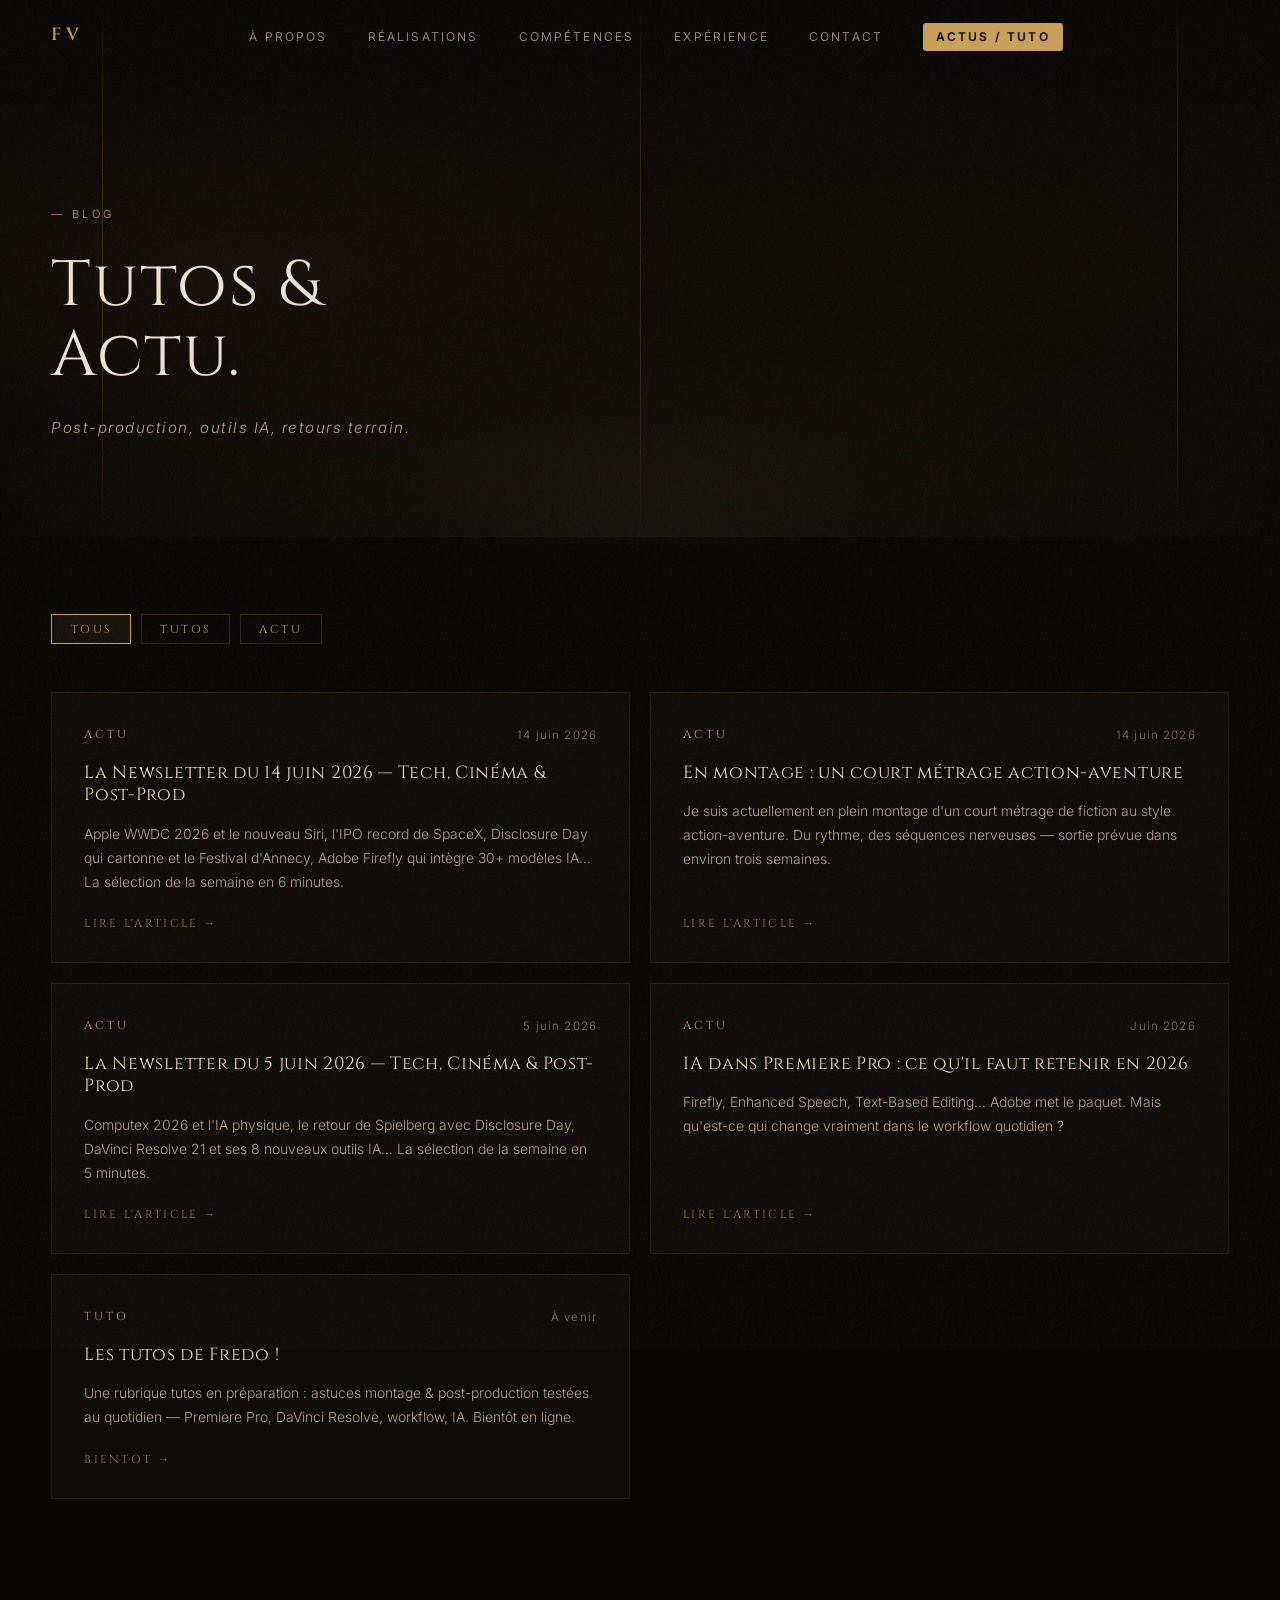
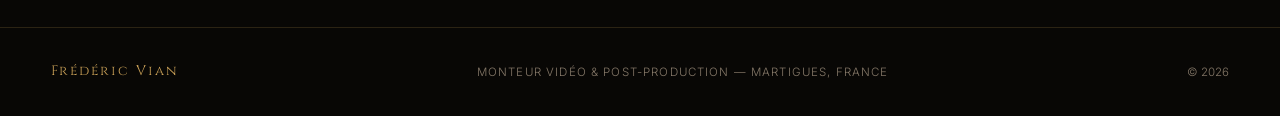
<file: blog.html>
<!DOCTYPE html>
<html lang="fr">
<head>
  <meta charset="UTF-8" />
  <meta name="viewport" content="width=device-width, initial-scale=1.0" />
  <title>Blog — Tutos & Actu · Frédéric Vian</title>
  <meta name="description" content="Tutos post-production et actu audiovisuelle par Frédéric Vian, monteur vidéo basé à Martigues." />
  <meta name="author" content="Frédéric Vian" />
  <meta name="theme-color" content="#080705" />
  <link rel="icon" type="image/svg+xml" href="favicon.svg" />
  <link rel="canonical" href="https://fredericvian-editing.github.io/FredericVian/blog.html" />

  <link rel="preconnect" href="https://fonts.googleapis.com" />
  <link rel="preconnect" href="https://fonts.gstatic.com" crossorigin />
  <link href="https://fonts.googleapis.com/css2?family=Cinzel:wght@400;500;600;700&family=Inter:wght@300;400;500&display=swap" rel="stylesheet" />
  <link rel="stylesheet" href="style.css" />
</head>
<body>

  <div class="grain" aria-hidden="true"></div>

  <!-- NAV -->
  <nav id="nav">
    <a href="index.html" class="nav-logo">FV</a>
    <ul class="nav-links" id="navLinks">
      <li><a href="index.html#about">À propos</a></li>
      <li><a href="index.html#work">Réalisations</a></li>
      <li><a href="index.html#skills">Compétences</a></li>
      <li><a href="index.html#exp">Expérience</a></li>
      <li><a href="index.html#contact">Contact</a></li>
      <li><a href="blog.html" class="nav-cta">Actus / Tuto</a></li>
    </ul>
    <div class="nav-actions">
      <button class="nav-burger" id="navBurger" aria-label="Menu" aria-expanded="false" aria-controls="navLinks">
        <span></span><span></span><span></span>
      </button>
    </div>
  </nav>

  <!-- HERO -->
  <header class="blog-hero">
    <div class="hero-bg" aria-hidden="true">
      <div class="hero-vignette"></div>
      <div class="hero-lines" aria-hidden="true">
        <span></span><span></span><span></span>
      </div>
    </div>
    <div class="container">
      <div class="section-label">— Blog</div>
      <h1 class="section-title">Tutos &amp;<br/>Actu.</h1>
      <p class="blog-hero-sub">Post-production, outils IA, retours terrain.</p>
    </div>
  </header>

  <!-- ARTICLES -->
  <section class="blog-section">
    <div class="container">

      <!-- Filtres -->
      <div class="blog-filter" role="group" aria-label="Filtrer par catégorie">
        <button class="blog-filter-btn active" data-filter="all">Tous</button>
        <button class="blog-filter-btn" data-filter="tuto">Tutos</button>
        <button class="blog-filter-btn" data-filter="actu">Actu</button>
      </div>

      <!-- Grille -->
      <div class="blog-grid" id="blogGrid">

        <a class="blog-card" href="articles/newsletter-2026-06-14.html" data-category="actu">
          <div class="blog-card-top">
            <span class="blog-card-cat">Actu</span>
            <span class="blog-card-date">14 juin 2026</span>
          </div>
          <h2 class="blog-card-title">La Newsletter du 14 juin 2026 — Tech, Cinéma &amp; Post-Prod</h2>
          <p class="blog-card-excerpt">Apple WWDC 2026 et le nouveau Siri, l'IPO record de SpaceX, Disclosure Day qui cartonne et le Festival d'Annecy, Adobe Firefly qui intègre 30+ modèles IA… La sélection de la semaine en 6 minutes.</p>
          <span class="blog-card-link">Lire l'article →</span>
        </a>

        <a class="blog-card" href="articles/court-metrage-action-aventure.html" data-category="actu">
          <div class="blog-card-top">
            <span class="blog-card-cat">Actu</span>
            <span class="blog-card-date">14 juin 2026</span>
          </div>
          <h2 class="blog-card-title">En montage : un court métrage action-aventure</h2>
          <p class="blog-card-excerpt">Je suis actuellement en plein montage d'un court métrage de fiction au style action-aventure. Du rythme, des séquences nerveuses — sortie prévue dans environ trois semaines.</p>
          <span class="blog-card-link">Lire l'article →</span>
        </a>

        <a class="blog-card" href="articles/newsletter-2026-06-05.html" data-category="actu">
          <div class="blog-card-top">
            <span class="blog-card-cat">Actu</span>
            <span class="blog-card-date">5 juin 2026</span>
          </div>
          <h2 class="blog-card-title">La Newsletter du 5 juin 2026 — Tech, Cinéma &amp; Post-Prod</h2>
          <p class="blog-card-excerpt">Computex 2026 et l'IA physique, le retour de Spielberg avec Disclosure Day, DaVinci Resolve 21 et ses 8 nouveaux outils IA… La sélection de la semaine en 5 minutes.</p>
          <span class="blog-card-link">Lire l'article →</span>
        </a>

        <a class="blog-card" href="articles/ia-premiere-pro-2026.html" data-category="actu">
          <div class="blog-card-top">
            <span class="blog-card-cat">Actu</span>
            <span class="blog-card-date">Juin 2026</span>
          </div>
          <h2 class="blog-card-title">IA dans Premiere Pro : ce qu'il faut retenir en 2026</h2>
          <p class="blog-card-excerpt">Firefly, Enhanced Speech, Text-Based Editing… Adobe met le paquet. Mais qu'est-ce qui change vraiment dans le workflow quotidien ?</p>
          <span class="blog-card-link">Lire l'article →</span>
        </a>

        <a class="blog-card" href="articles/tutos-de-fredo.html" data-category="tuto">
          <div class="blog-card-top">
            <span class="blog-card-cat">Tuto</span>
            <span class="blog-card-date">À venir</span>
          </div>
          <h2 class="blog-card-title">Les tutos de Fredo !</h2>
          <p class="blog-card-excerpt">Une rubrique tutos en préparation : astuces montage &amp; post-production testées au quotidien — Premiere Pro, DaVinci Resolve, workflow, IA. Bientôt en ligne.</p>
          <span class="blog-card-link">Bientôt →</span>
        </a>

      </div>
    </div>
  </section>

  <!-- FOOTER -->
  <footer id="footer">
    <div class="container footer-inner">
      <span class="footer-name">Frédéric Vian</span>
      <span class="footer-copy">Monteur Vidéo &amp; Post-Production — Martigues, France</span>
      <span class="footer-year">© <span id="year"></span></span>
    </div>
  </footer>

  <script src="blog.js"></script>
</body>
</html>
</file>
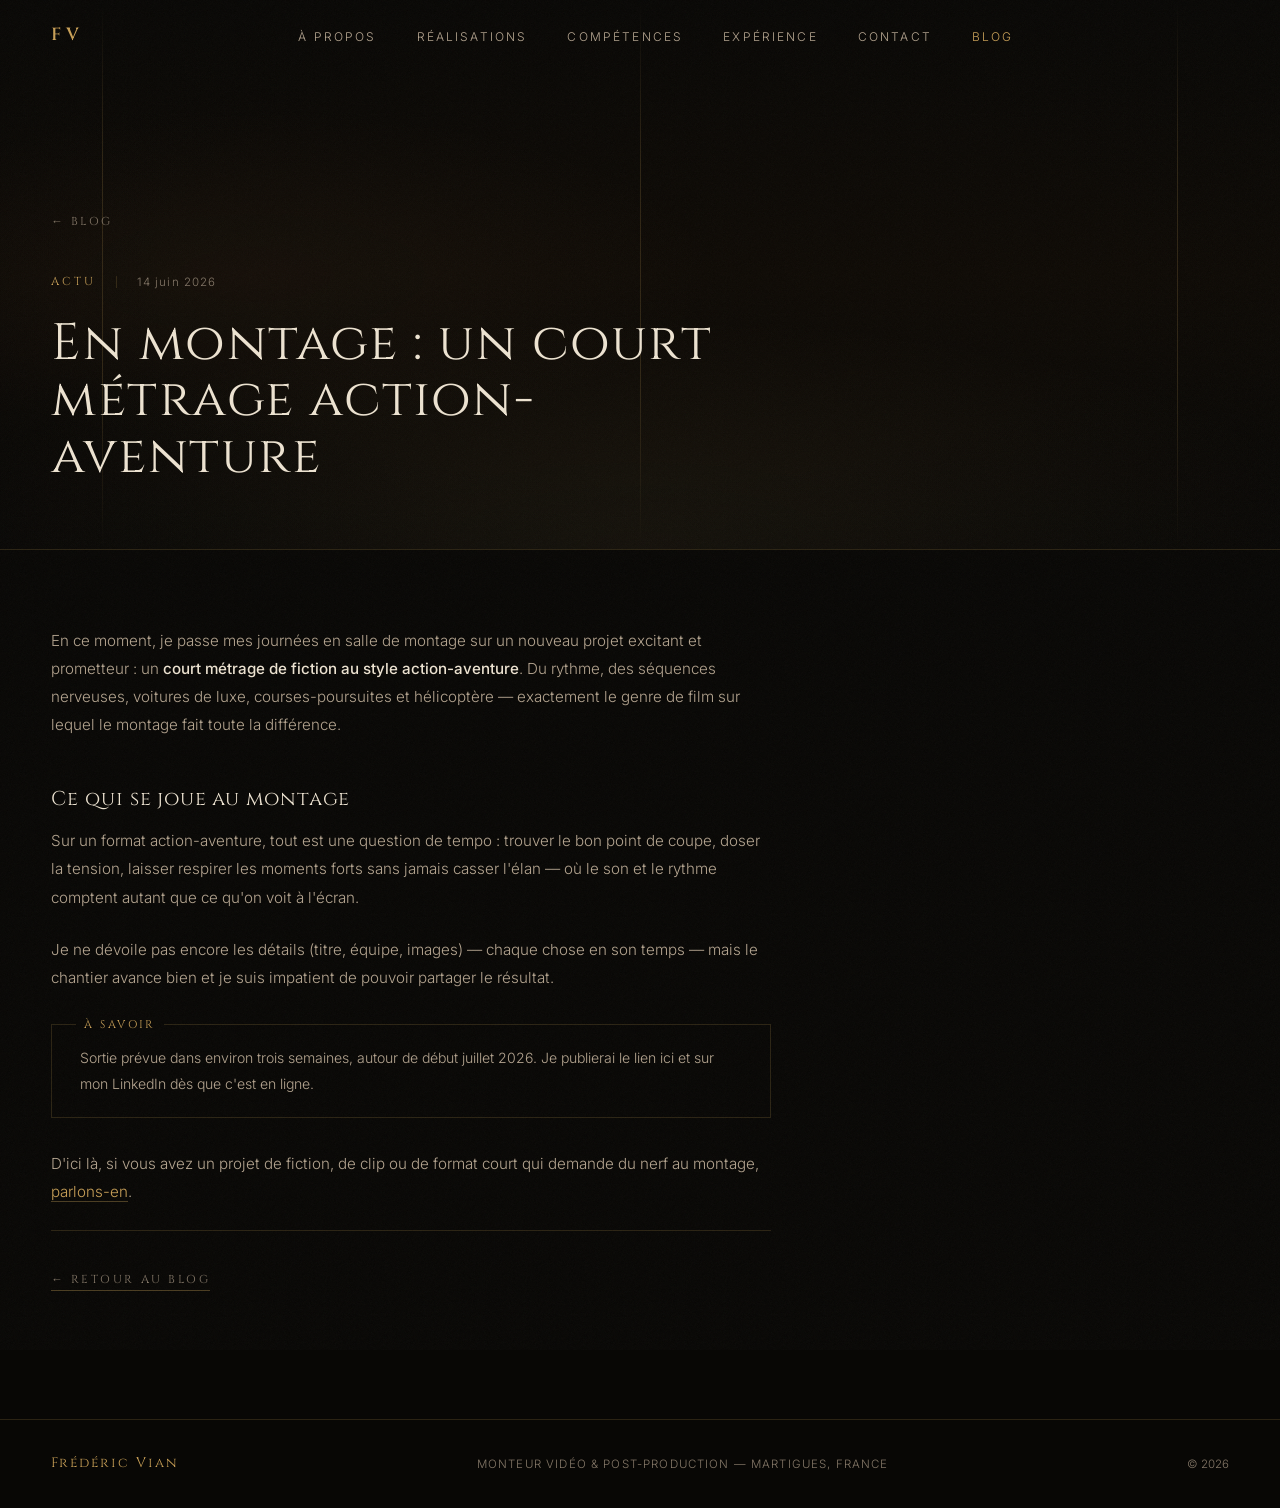
<file: articles/court-metrage-action-aventure.html>
<!DOCTYPE html>
<html lang="fr">
<head>
  <meta charset="UTF-8" />
  <meta name="viewport" content="width=device-width, initial-scale=1.0" />
  <title>En montage : un court métrage action-aventure · Frédéric Vian</title>
  <meta name="description" content="Frédéric Vian est actuellement en montage d'un court métrage de fiction au style action-aventure. Sortie prévue début juillet 2026." />
  <meta name="author" content="Frédéric Vian" />
  <meta name="theme-color" content="#080705" />
  <link rel="icon" type="image/svg+xml" href="../favicon.svg" />

  <link rel="preconnect" href="https://fonts.googleapis.com" />
  <link rel="preconnect" href="https://fonts.gstatic.com" crossorigin />
  <link href="https://fonts.googleapis.com/css2?family=Cinzel:wght@400;500;600;700&family=Inter:wght@300;400;500&display=swap" rel="stylesheet" />
  <link rel="stylesheet" href="../style.css" />
</head>
<body>

  <div class="grain" aria-hidden="true"></div>

  <!-- NAV -->
  <nav id="nav">
    <a href="../index.html" class="nav-logo">FV</a>
    <ul class="nav-links" id="navLinks">
      <li><a href="../index.html#about">À propos</a></li>
      <li><a href="../index.html#work">Réalisations</a></li>
      <li><a href="../index.html#skills">Compétences</a></li>
      <li><a href="../index.html#exp">Expérience</a></li>
      <li><a href="../index.html#contact">Contact</a></li>
      <li><a href="../blog.html" class="nav-link--active">Blog</a></li>
    </ul>
    <div class="nav-actions">
      <button class="nav-burger" id="navBurger" aria-label="Menu" aria-expanded="false" aria-controls="navLinks">
        <span></span><span></span><span></span>
      </button>
    </div>
  </nav>

  <!-- EN-TÊTE ARTICLE -->
  <header class="article-hero">
    <div class="hero-bg" aria-hidden="true">
      <div class="hero-vignette"></div>
      <div class="hero-lines" aria-hidden="true">
        <span></span><span></span><span></span>
      </div>
    </div>
    <div class="container">
      <a href="../blog.html" class="article-back">← Blog</a>
      <div class="article-meta">
        <span class="article-cat">Actu</span>
        <span class="article-sep"></span>
        <span class="article-date">14 juin 2026</span>
      </div>
      <h1 class="article-title">En montage : un court métrage action-aventure</h1>
    </div>
  </header>

  <!-- CORPS -->
  <section class="article-content">
    <div class="container">
      <div class="article-body">

        <p>En ce moment, je passe mes journées en salle de montage sur un nouveau projet excitant et prometteur : un <strong>court métrage de fiction au style action-aventure</strong>. Du rythme, des séquences nerveuses, voitures de luxe, courses-poursuites et hélicoptère — exactement le genre de film sur lequel le montage fait toute la différence.</p>

        <h2>Ce qui se joue au montage</h2>
        <p>Sur un format action-aventure, tout est une question de tempo : trouver le bon point de coupe, doser la tension, laisser respirer les moments forts sans jamais casser l'élan — où le son et le rythme comptent autant que ce qu'on voit à l'écran.</p>
        <p>Je ne dévoile pas encore les détails (titre, équipe, images) — chaque chose en son temps — mais le chantier avance bien et je suis impatient de pouvoir partager le résultat.</p>

        <div class="article-tip">
          <p>Sortie prévue dans environ trois semaines, autour de début juillet 2026. Je publierai le lien ici et sur mon LinkedIn dès que c'est en ligne.</p>
        </div>

        <p>D'ici là, si vous avez un projet de fiction, de clip ou de format court qui demande du nerf au montage, <a href="../index.html#contact">parlons-en</a>.</p>

        <div class="article-footer-nav">
          <a href="../blog.html">← Retour au blog</a>
        </div>

      </div>
    </div>
  </section>

  <!-- FOOTER -->
  <footer id="footer">
    <div class="container footer-inner">
      <span class="footer-name">Frédéric Vian</span>
      <span class="footer-copy">Monteur Vidéo &amp; Post-Production — Martigues, France</span>
      <span class="footer-year">© <span id="year"></span></span>
    </div>
  </footer>

  <script src="../blog.js"></script>
</body>
</html>
</file>
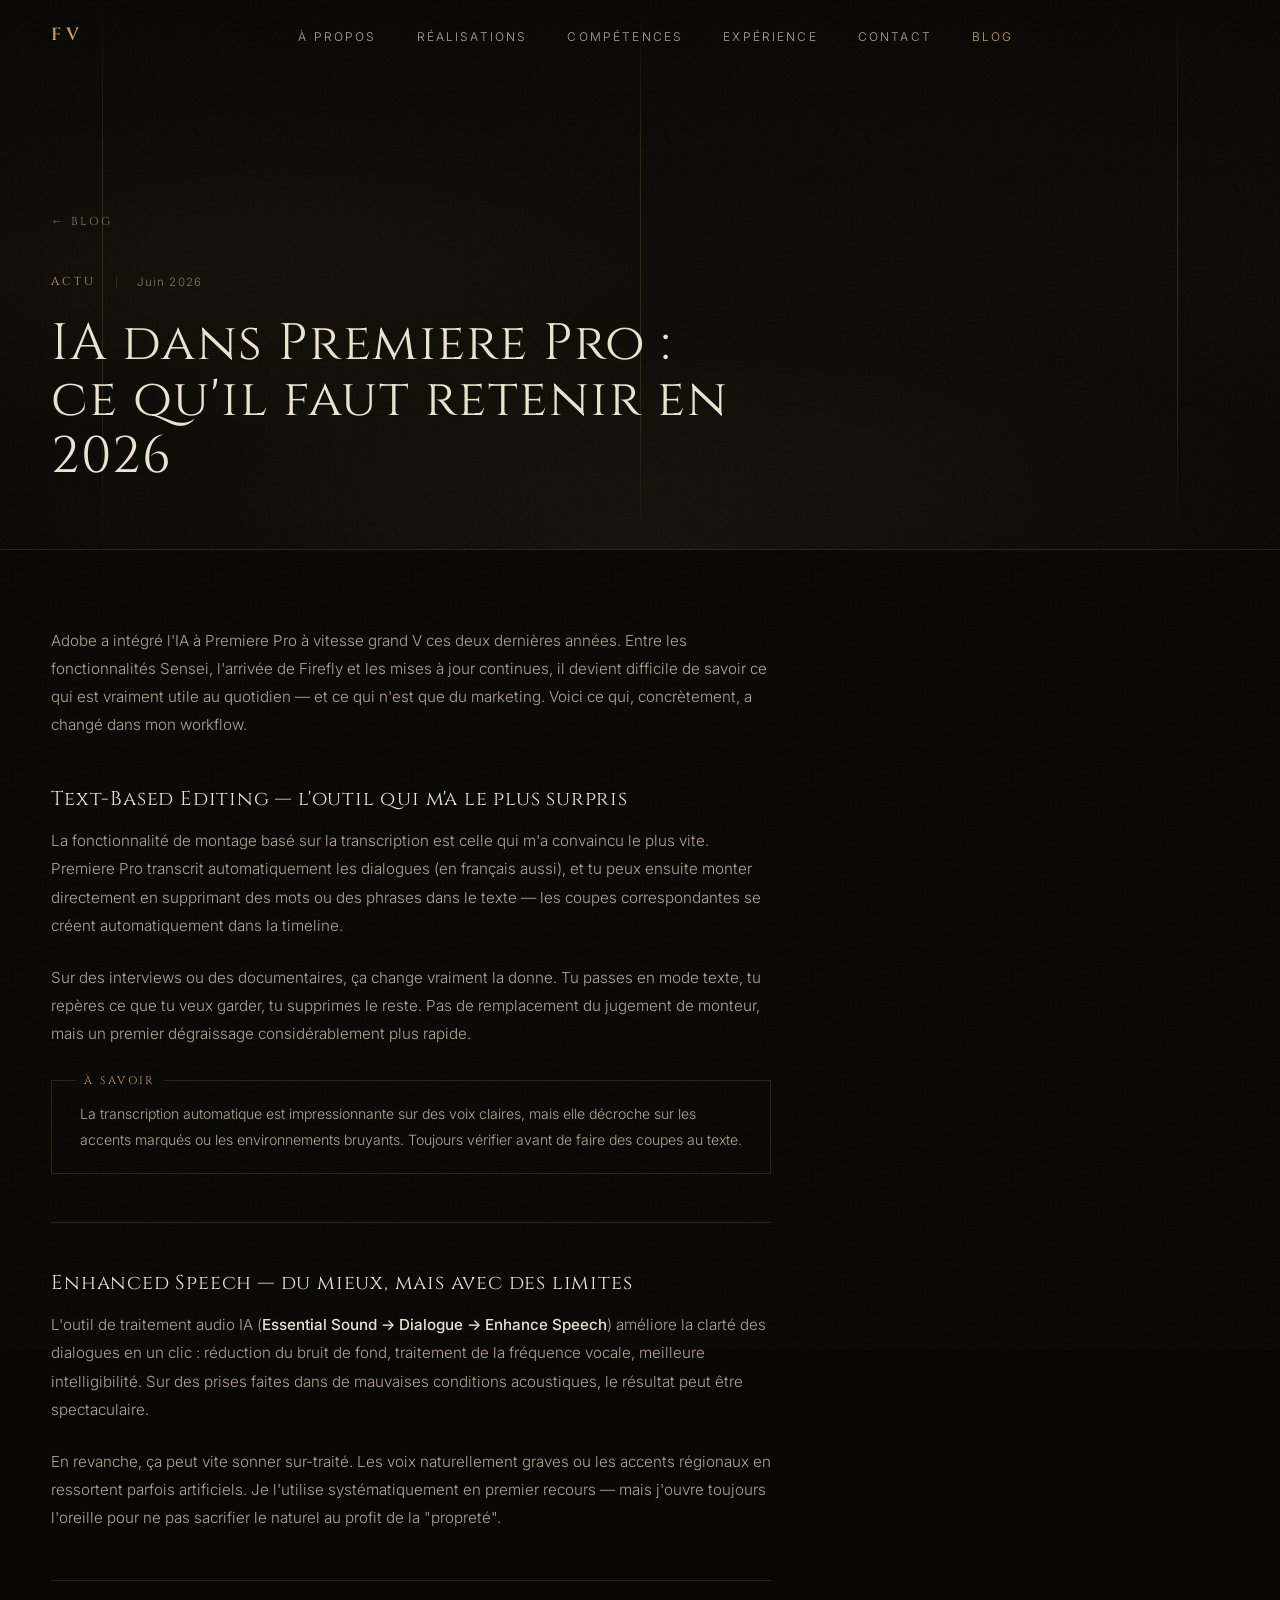
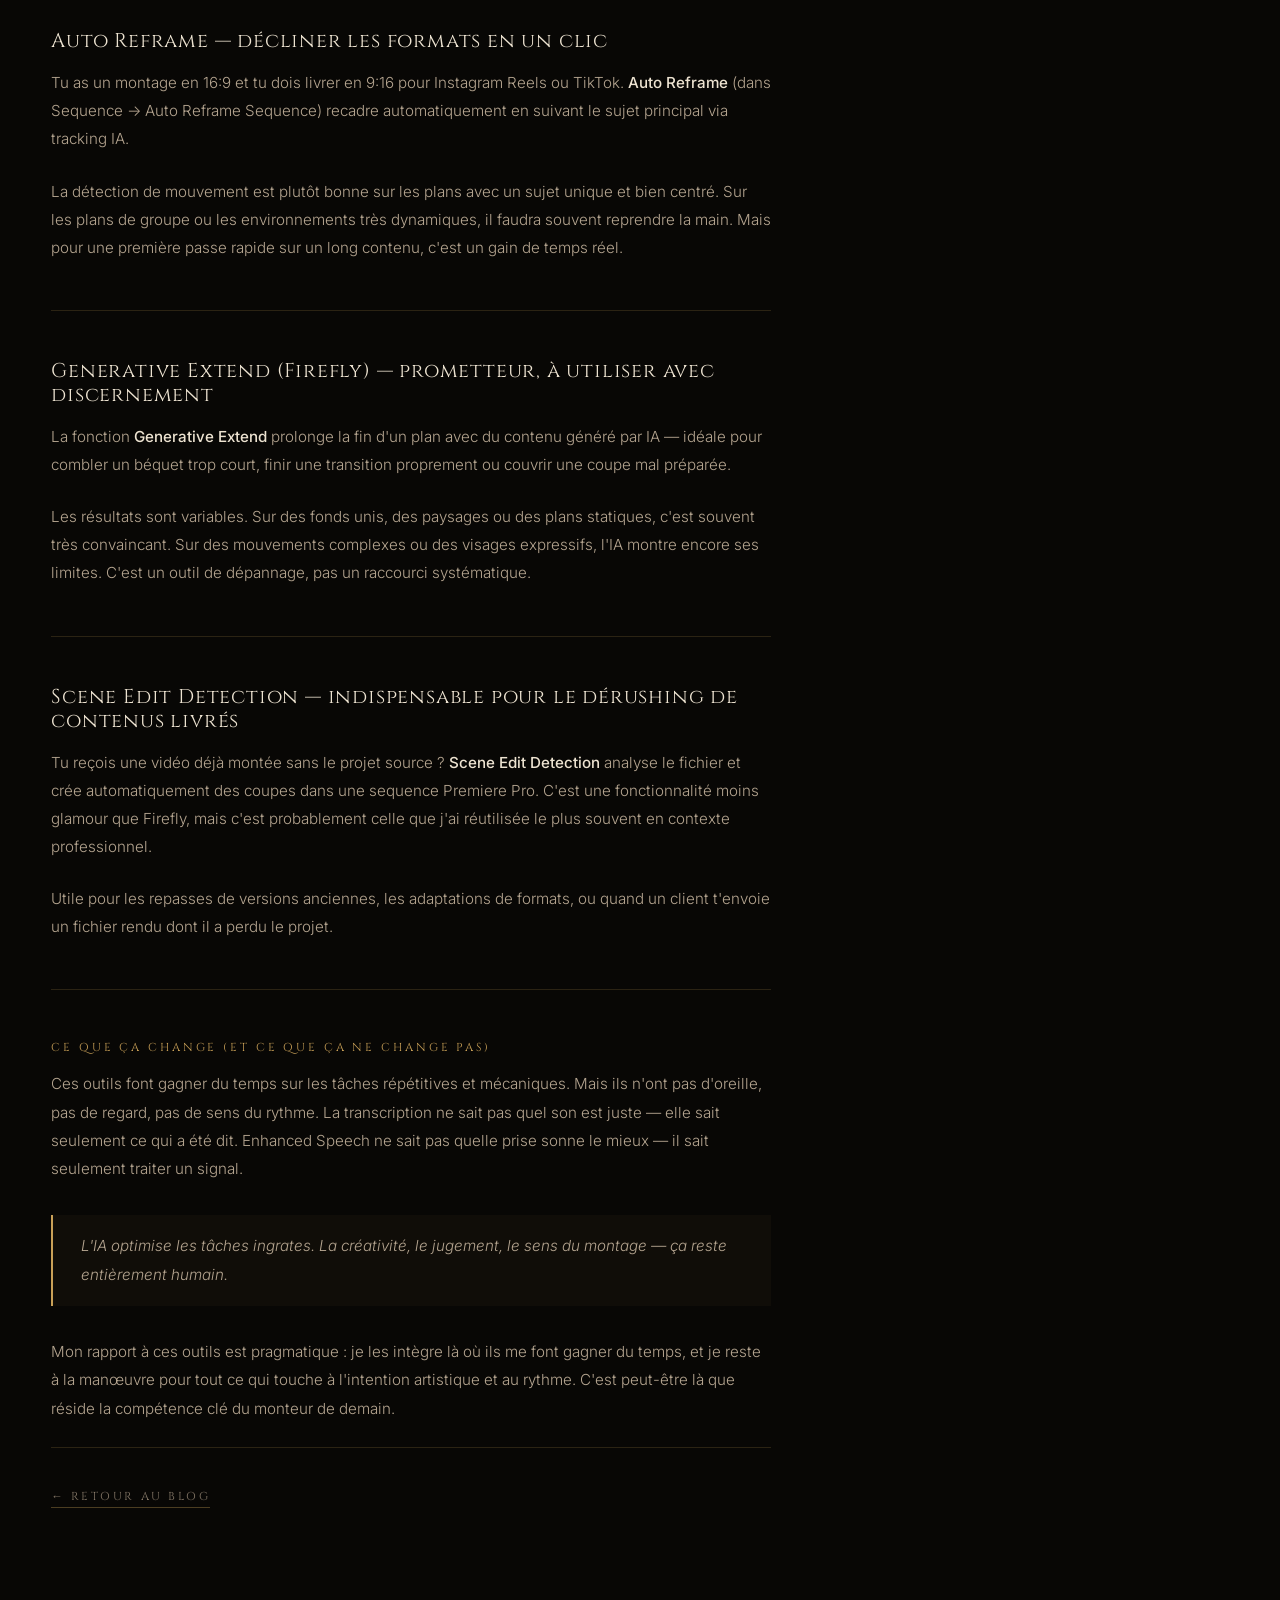
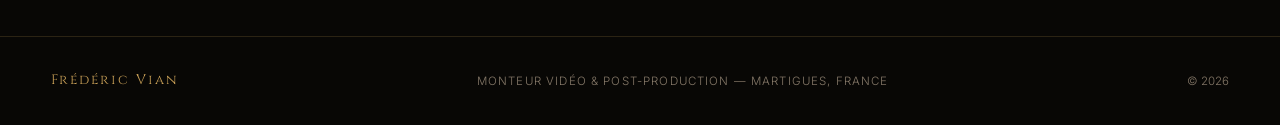
<file: articles/ia-premiere-pro-2026.html>
<!DOCTYPE html>
<html lang="fr">
<head>
  <meta charset="UTF-8" />
  <meta name="viewport" content="width=device-width, initial-scale=1.0" />
  <title>IA dans Premiere Pro : ce qu'il faut retenir en 2026 · Frédéric Vian</title>
  <meta name="description" content="Firefly, Enhanced Speech, Text-Based Editing… Ce que les outils IA d'Adobe changent vraiment dans le workflow de montage en 2026." />
  <meta name="author" content="Frédéric Vian" />
  <meta name="theme-color" content="#080705" />
  <link rel="icon" type="image/svg+xml" href="../favicon.svg" />

  <link rel="preconnect" href="https://fonts.googleapis.com" />
  <link rel="preconnect" href="https://fonts.gstatic.com" crossorigin />
  <link href="https://fonts.googleapis.com/css2?family=Cinzel:wght@400;500;600;700&family=Inter:wght@300;400;500&display=swap" rel="stylesheet" />
  <link rel="stylesheet" href="../style.css" />
</head>
<body>

  <div class="grain" aria-hidden="true"></div>

  <!-- NAV -->
  <nav id="nav">
    <a href="../index.html" class="nav-logo">FV</a>
    <ul class="nav-links" id="navLinks">
      <li><a href="../index.html#about">À propos</a></li>
      <li><a href="../index.html#work">Réalisations</a></li>
      <li><a href="../index.html#skills">Compétences</a></li>
      <li><a href="../index.html#exp">Expérience</a></li>
      <li><a href="../index.html#contact">Contact</a></li>
      <li><a href="../blog.html" class="nav-link--active">Blog</a></li>
    </ul>
    <div class="nav-actions">
      <button class="nav-burger" id="navBurger" aria-label="Menu" aria-expanded="false" aria-controls="navLinks">
        <span></span><span></span><span></span>
      </button>
    </div>
  </nav>

  <!-- EN-TÊTE ARTICLE -->
  <header class="article-hero">
    <div class="hero-bg" aria-hidden="true">
      <div class="hero-vignette"></div>
      <div class="hero-lines" aria-hidden="true">
        <span></span><span></span><span></span>
      </div>
    </div>
    <div class="container">
      <a href="../blog.html" class="article-back">← Blog</a>
      <div class="article-meta">
        <span class="article-cat">Actu</span>
        <span class="article-sep"></span>
        <span class="article-date">Juin 2026</span>
      </div>
      <h1 class="article-title">IA dans Premiere Pro : ce qu'il faut retenir en 2026</h1>
    </div>
  </header>

  <!-- CORPS -->
  <section class="article-content">
    <div class="container">
      <div class="article-body">

        <p>Adobe a intégré l'IA à Premiere Pro à vitesse grand V ces deux dernières années. Entre les fonctionnalités Sensei, l'arrivée de Firefly et les mises à jour continues, il devient difficile de savoir ce qui est vraiment utile au quotidien — et ce qui n'est que du marketing. Voici ce qui, concrètement, a changé dans mon workflow.</p>

        <h2>Text-Based Editing — l'outil qui m'a le plus surpris</h2>
        <p>La fonctionnalité de montage basé sur la transcription est celle qui m'a convaincu le plus vite. Premiere Pro transcrit automatiquement les dialogues (en français aussi), et tu peux ensuite monter directement en supprimant des mots ou des phrases dans le texte — les coupes correspondantes se créent automatiquement dans la timeline.</p>
        <p>Sur des interviews ou des documentaires, ça change vraiment la donne. Tu passes en mode texte, tu repères ce que tu veux garder, tu supprimes le reste. Pas de remplacement du jugement de monteur, mais un premier dégraissage considérablement plus rapide.</p>
        <div class="article-tip">
          <p>La transcription automatique est impressionnante sur des voix claires, mais elle décroche sur les accents marqués ou les environnements bruyants. Toujours vérifier avant de faire des coupes au texte.</p>
        </div>

        <hr class="article-hr" />

        <h2>Enhanced Speech — du mieux, mais avec des limites</h2>
        <p>L'outil de traitement audio IA (<strong>Essential Sound → Dialogue → Enhance Speech</strong>) améliore la clarté des dialogues en un clic : réduction du bruit de fond, traitement de la fréquence vocale, meilleure intelligibilité. Sur des prises faites dans de mauvaises conditions acoustiques, le résultat peut être spectaculaire.</p>
        <p>En revanche, ça peut vite sonner sur-traité. Les voix naturellement graves ou les accents régionaux en ressortent parfois artificiels. Je l'utilise systématiquement en premier recours — mais j'ouvre toujours l'oreille pour ne pas sacrifier le naturel au profit de la "propreté".</p>

        <hr class="article-hr" />

        <h2>Auto Reframe — décliner les formats en un clic</h2>
        <p>Tu as un montage en 16:9 et tu dois livrer en 9:16 pour Instagram Reels ou TikTok. <strong>Auto Reframe</strong> (dans Sequence → Auto Reframe Sequence) recadre automatiquement en suivant le sujet principal via tracking IA.</p>
        <p>La détection de mouvement est plutôt bonne sur les plans avec un sujet unique et bien centré. Sur les plans de groupe ou les environnements très dynamiques, il faudra souvent reprendre la main. Mais pour une première passe rapide sur un long contenu, c'est un gain de temps réel.</p>

        <hr class="article-hr" />

        <h2>Generative Extend (Firefly) — prometteur, à utiliser avec discernement</h2>
        <p>La fonction <strong>Generative Extend</strong> prolonge la fin d'un plan avec du contenu généré par IA — idéale pour combler un béquet trop court, finir une transition proprement ou couvrir une coupe mal préparée.</p>
        <p>Les résultats sont variables. Sur des fonds unis, des paysages ou des plans statiques, c'est souvent très convaincant. Sur des mouvements complexes ou des visages expressifs, l'IA montre encore ses limites. C'est un outil de dépannage, pas un raccourci systématique.</p>

        <hr class="article-hr" />

        <h2>Scene Edit Detection — indispensable pour le dérushing de contenus livrés</h2>
        <p>Tu reçois une vidéo déjà montée sans le projet source ? <strong>Scene Edit Detection</strong> analyse le fichier et crée automatiquement des coupes dans une sequence Premiere Pro. C'est une fonctionnalité moins glamour que Firefly, mais c'est probablement celle que j'ai réutilisée le plus souvent en contexte professionnel.</p>
        <p>Utile pour les repasses de versions anciennes, les adaptations de formats, ou quand un client t'envoie un fichier rendu dont il a perdu le projet.</p>

        <hr class="article-hr" />

        <h3>Ce que ça change (et ce que ça ne change pas)</h3>
        <p>Ces outils font gagner du temps sur les tâches répétitives et mécaniques. Mais ils n'ont pas d'oreille, pas de regard, pas de sens du rythme. La transcription ne sait pas quel son est juste — elle sait seulement ce qui a été dit. Enhanced Speech ne sait pas quelle prise sonne le mieux — il sait seulement traiter un signal.</p>

        <blockquote>
          <p>L'IA optimise les tâches ingrates. La créativité, le jugement, le sens du montage — ça reste entièrement humain.</p>
        </blockquote>

        <p>Mon rapport à ces outils est pragmatique : je les intègre là où ils me font gagner du temps, et je reste à la manœuvre pour tout ce qui touche à l'intention artistique et au rythme. C'est peut-être là que réside la compétence clé du monteur de demain.</p>

        <div class="article-footer-nav">
          <a href="../blog.html">← Retour au blog</a>
        </div>

      </div>
    </div>
  </section>

  <!-- FOOTER -->
  <footer id="footer">
    <div class="container footer-inner">
      <span class="footer-name">Frédéric Vian</span>
      <span class="footer-copy">Monteur Vidéo &amp; Post-Production — Martigues, France</span>
      <span class="footer-year">© <span id="year"></span></span>
    </div>
  </footer>

  <script src="../blog.js"></script>
</body>
</html>
</file>
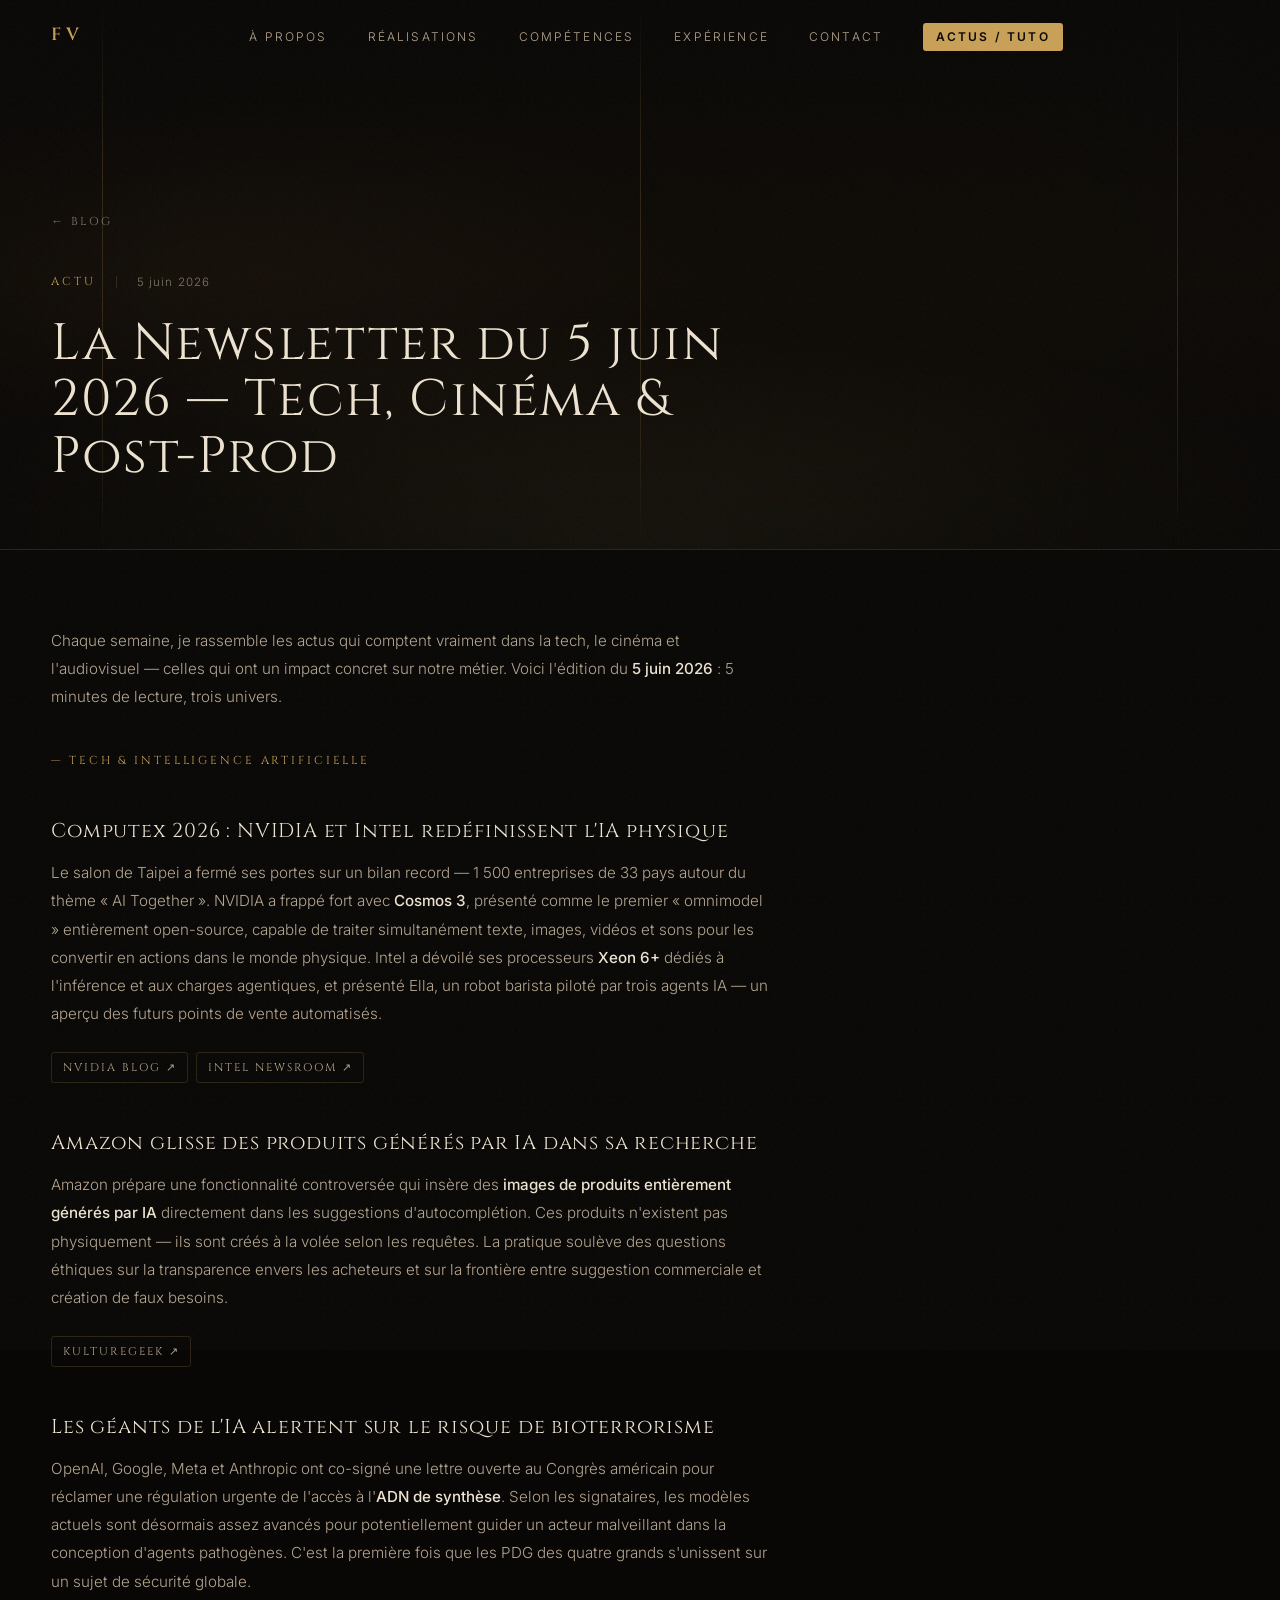
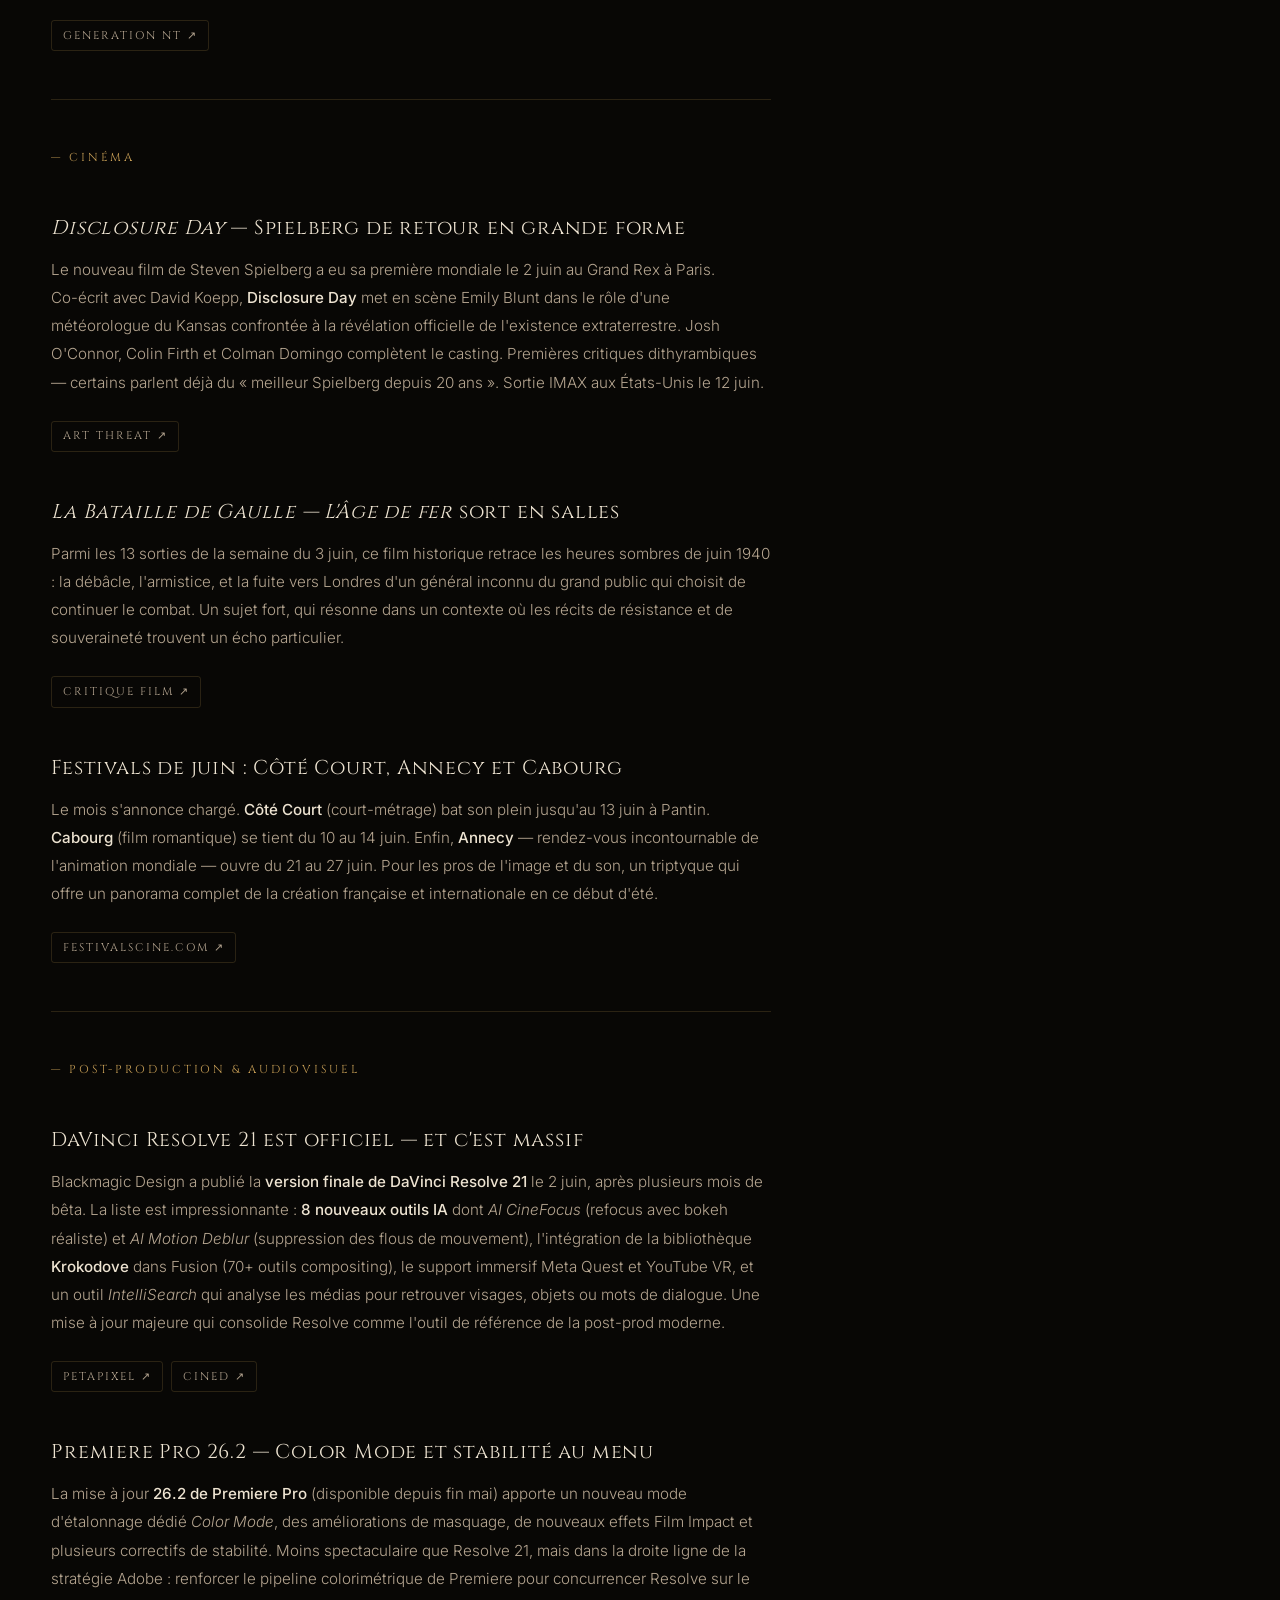
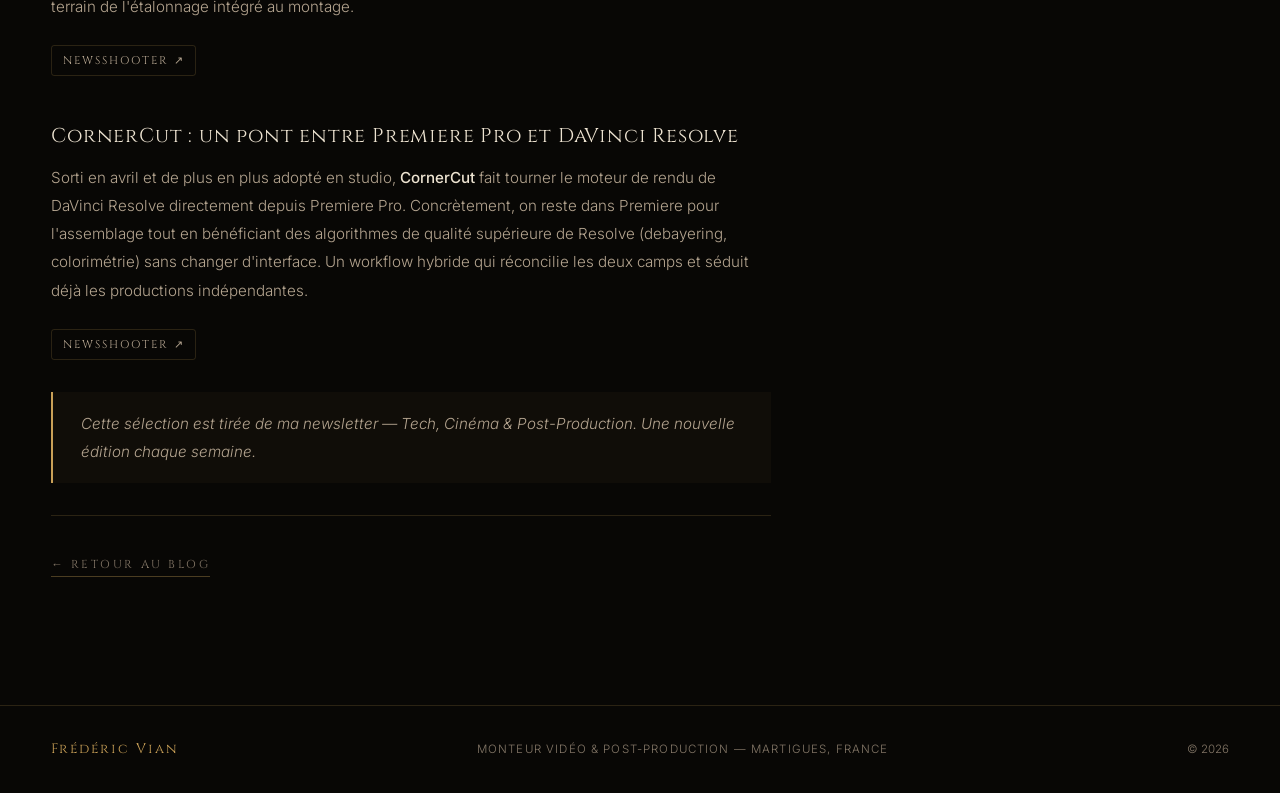
<file: articles/newsletter-2026-06-05.html>
<!DOCTYPE html>
<html lang="fr">
<head>
  <meta charset="UTF-8" />
  <meta name="viewport" content="width=device-width, initial-scale=1.0" />
  <title>La Newsletter du 5 juin 2026 — Tech, Cinéma & Post-Prod · Frédéric Vian</title>
  <meta name="description" content="La sélection de la semaine : Computex 2026 et l'IA physique, le retour de Spielberg avec Disclosure Day, et la sortie de DaVinci Resolve 21 avec 8 nouveaux outils IA." />
  <meta name="author" content="Frédéric Vian" />
  <meta name="theme-color" content="#080705" />
  <link rel="icon" type="image/svg+xml" href="../favicon.svg" />

  <link rel="preconnect" href="https://fonts.googleapis.com" />
  <link rel="preconnect" href="https://fonts.gstatic.com" crossorigin />
  <link href="https://fonts.googleapis.com/css2?family=Cinzel:wght@400;500;600;700&family=Inter:wght@300;400;500&display=swap" rel="stylesheet" />
  <link rel="stylesheet" href="../style.css" />
</head>
<body>

  <div class="grain" aria-hidden="true"></div>

  <!-- NAV -->
  <nav id="nav">
    <a href="../index.html" class="nav-logo">FV</a>
    <ul class="nav-links" id="navLinks">
      <li><a href="../index.html#about">À propos</a></li>
      <li><a href="../index.html#work">Réalisations</a></li>
      <li><a href="../index.html#skills">Compétences</a></li>
      <li><a href="../index.html#exp">Expérience</a></li>
      <li><a href="../index.html#contact">Contact</a></li>
      <li><a href="../blog.html" class="nav-cta">Actus / Tuto</a></li>
    </ul>
    <div class="nav-actions">
      <button class="nav-burger" id="navBurger" aria-label="Menu" aria-expanded="false" aria-controls="navLinks">
        <span></span><span></span><span></span>
      </button>
    </div>
  </nav>

  <!-- EN-TÊTE ARTICLE -->
  <header class="article-hero">
    <div class="hero-bg" aria-hidden="true">
      <div class="hero-vignette"></div>
      <div class="hero-lines" aria-hidden="true">
        <span></span><span></span><span></span>
      </div>
    </div>
    <div class="container">
      <a href="../blog.html" class="article-back">← Blog</a>
      <div class="article-meta">
        <span class="article-cat">Actu</span>
        <span class="article-sep"></span>
        <span class="article-date">5 juin 2026</span>
      </div>
      <h1 class="article-title">La Newsletter du 5 juin 2026 — Tech, Cinéma &amp; Post-Prod</h1>
    </div>
  </header>

  <!-- CORPS -->
  <section class="article-content">
    <div class="container">
      <div class="article-body">

        <p>Chaque semaine, je rassemble les actus qui comptent vraiment dans la tech, le cinéma et l'audiovisuel — celles qui ont un impact concret sur notre métier. Voici l'édition du <strong>5 juin 2026</strong> : 5 minutes de lecture, trois univers.</p>

        <h3>— Tech &amp; Intelligence Artificielle</h3>

        <h2>Computex 2026 : NVIDIA et Intel redéfinissent l'IA physique</h2>
        <p>Le salon de Taipei a fermé ses portes sur un bilan record — 1 500 entreprises de 33 pays autour du thème « AI Together ». NVIDIA a frappé fort avec <strong>Cosmos 3</strong>, présenté comme le premier « omnimodel » entièrement open-source, capable de traiter simultanément texte, images, vidéos et sons pour les convertir en actions dans le monde physique. Intel a dévoilé ses processeurs <strong>Xeon 6+</strong> dédiés à l'inférence et aux charges agentiques, et présenté Ella, un robot barista piloté par trois agents IA — un aperçu des futurs points de vente automatisés.</p>
        <div class="article-sources">
          <a href="https://blogs.nvidia.com/blog/nvidia-gtc-taipei-computex-2026-news/" target="_blank" rel="noopener">NVIDIA Blog ↗</a>
          <a href="https://newsroom.intel.com/artificial-intelligence/intel-announces-new-ai-innovations-at-computex" target="_blank" rel="noopener">Intel Newsroom ↗</a>
        </div>

        <h2>Amazon glisse des produits générés par IA dans sa recherche</h2>
        <p>Amazon prépare une fonctionnalité controversée qui insère des <strong>images de produits entièrement générés par IA</strong> directement dans les suggestions d'autocomplétion. Ces produits n'existent pas physiquement — ils sont créés à la volée selon les requêtes. La pratique soulève des questions éthiques sur la transparence envers les acheteurs et sur la frontière entre suggestion commerciale et création de faux besoins.</p>
        <div class="article-sources">
          <a href="https://kulturegeek.fr/news-353257/amazon-generer-faux-produits-lia-recherches" target="_blank" rel="noopener">KultureGeek ↗</a>
        </div>

        <h2>Les géants de l'IA alertent sur le risque de bioterrorisme</h2>
        <p>OpenAI, Google, Meta et Anthropic ont co-signé une lettre ouverte au Congrès américain pour réclamer une régulation urgente de l'accès à l'<strong>ADN de synthèse</strong>. Selon les signataires, les modèles actuels sont désormais assez avancés pour potentiellement guider un acteur malveillant dans la conception d'agents pathogènes. C'est la première fois que les PDG des quatre grands s'unissent sur un sujet de sécurité globale.</p>
        <div class="article-sources">
          <a href="https://www.generation-nt.com/actualites/intelligence-artificielle-danger-risque-biologique-adn-synthese-regulation-2076646" target="_blank" rel="noopener">Generation NT ↗</a>
        </div>

        <hr class="article-hr" />

        <h3>— Cinéma</h3>

        <h2><em>Disclosure Day</em> — Spielberg de retour en grande forme</h2>
        <p>Le nouveau film de Steven Spielberg a eu sa première mondiale le 2 juin au Grand Rex à Paris. Co-écrit avec David Koepp, <strong>Disclosure Day</strong> met en scène Emily Blunt dans le rôle d'une météorologue du Kansas confrontée à la révélation officielle de l'existence extraterrestre. Josh O'Connor, Colin Firth et Colman Domingo complètent le casting. Premières critiques dithyrambiques — certains parlent déjà du « meilleur Spielberg depuis 20 ans ». Sortie IMAX aux États-Unis le 12 juin.</p>
        <div class="article-sources">
          <a href="https://artthreat.net/37417-94157-disclosure-day-releases-june-12-steven-spielberg-s-ufo-thriller-with-emily-blunt/" target="_blank" rel="noopener">Art Threat ↗</a>
        </div>

        <h2><em>La Bataille de Gaulle — L'Âge de fer</em> sort en salles</h2>
        <p>Parmi les 13 sorties de la semaine du 3 juin, ce film historique retrace les heures sombres de juin 1940 : la débâcle, l'armistice, et la fuite vers Londres d'un général inconnu du grand public qui choisit de continuer le combat. Un sujet fort, qui résonne dans un contexte où les récits de résistance et de souveraineté trouvent un écho particulier.</p>
        <div class="article-sources">
          <a href="https://www.critique-film.fr/les-sorties-du-3-juin-2026/" target="_blank" rel="noopener">Critique Film ↗</a>
        </div>

        <h2>Festivals de juin : Côté Court, Annecy et Cabourg</h2>
        <p>Le mois s'annonce chargé. <strong>Côté Court</strong> (court-métrage) bat son plein jusqu'au 13 juin à Pantin. <strong>Cabourg</strong> (film romantique) se tient du 10 au 14 juin. Enfin, <strong>Annecy</strong> — rendez-vous incontournable de l'animation mondiale — ouvre du 21 au 27 juin. Pour les pros de l'image et du son, un triptyque qui offre un panorama complet de la création française et internationale en ce début d'été.</p>
        <div class="article-sources">
          <a href="https://www.festivalscine.com/agenda/" target="_blank" rel="noopener">Festivalscine.com ↗</a>
        </div>

        <hr class="article-hr" />

        <h3>— Post-Production &amp; Audiovisuel</h3>

        <h2>DaVinci Resolve 21 est officiel — et c'est massif</h2>
        <p>Blackmagic Design a publié la <strong>version finale de DaVinci Resolve 21</strong> le 2 juin, après plusieurs mois de bêta. La liste est impressionnante : <strong>8 nouveaux outils IA</strong> dont <em>AI CineFocus</em> (refocus avec bokeh réaliste) et <em>AI Motion Deblur</em> (suppression des flous de mouvement), l'intégration de la bibliothèque <strong>Krokodove</strong> dans Fusion (70+ outils compositing), le support immersif Meta Quest et YouTube VR, et un outil <em>IntelliSearch</em> qui analyse les médias pour retrouver visages, objets ou mots de dialogue. Une mise à jour majeure qui consolide Resolve comme l'outil de référence de la post-prod moderne.</p>
        <div class="article-sources">
          <a href="https://petapixel.com/2026/06/03/davinci-resolve-21-officially-released-with-new-photo-editing-ai-tools-and-much-more/" target="_blank" rel="noopener">PetaPixel ↗</a>
          <a href="https://www.cined.com/davinci-resolve-21-announced-new-photo-page-eight-new-ai-tools-tethered-camera-controls-and-more/" target="_blank" rel="noopener">CineD ↗</a>
        </div>

        <h2>Premiere Pro 26.2 — Color Mode et stabilité au menu</h2>
        <p>La mise à jour <strong>26.2 de Premiere Pro</strong> (disponible depuis fin mai) apporte un nouveau mode d'étalonnage dédié <em>Color Mode</em>, des améliorations de masquage, de nouveaux effets Film Impact et plusieurs correctifs de stabilité. Moins spectaculaire que Resolve 21, mais dans la droite ligne de la stratégie Adobe : renforcer le pipeline colorimétrique de Premiere pour concurrencer Resolve sur le terrain de l'étalonnage intégré au montage.</p>
        <div class="article-sources">
          <a href="https://www.newsshooter.com/2026/06/02/davinci-resolve-21-final-release/" target="_blank" rel="noopener">Newsshooter ↗</a>
        </div>

        <h2>CornerCut : un pont entre Premiere Pro et DaVinci Resolve</h2>
        <p>Sorti en avril et de plus en plus adopté en studio, <strong>CornerCut</strong> fait tourner le moteur de rendu de DaVinci Resolve directement depuis Premiere Pro. Concrètement, on reste dans Premiere pour l'assemblage tout en bénéficiant des algorithmes de qualité supérieure de Resolve (debayering, colorimétrie) sans changer d'interface. Un workflow hybride qui réconcilie les deux camps et séduit déjà les productions indépendantes.</p>
        <div class="article-sources">
          <a href="https://www.newsshooter.com/2026/04/06/cornercut-adobe-premiere-to-davinci-resolve-engine/" target="_blank" rel="noopener">Newsshooter ↗</a>
        </div>

        <blockquote>
          <p>Cette sélection est tirée de ma newsletter — Tech, Cinéma &amp; Post-Production. Une nouvelle édition chaque semaine.</p>
        </blockquote>

        <div class="article-footer-nav">
          <a href="../blog.html">← Retour au blog</a>
        </div>

      </div>
    </div>
  </section>

  <!-- FOOTER -->
  <footer id="footer">
    <div class="container footer-inner">
      <span class="footer-name">Frédéric Vian</span>
      <span class="footer-copy">Monteur Vidéo &amp; Post-Production — Martigues, France</span>
      <span class="footer-year">© <span id="year"></span></span>
    </div>
  </footer>

  <script src="../blog.js"></script>
</body>
</html>
</file>
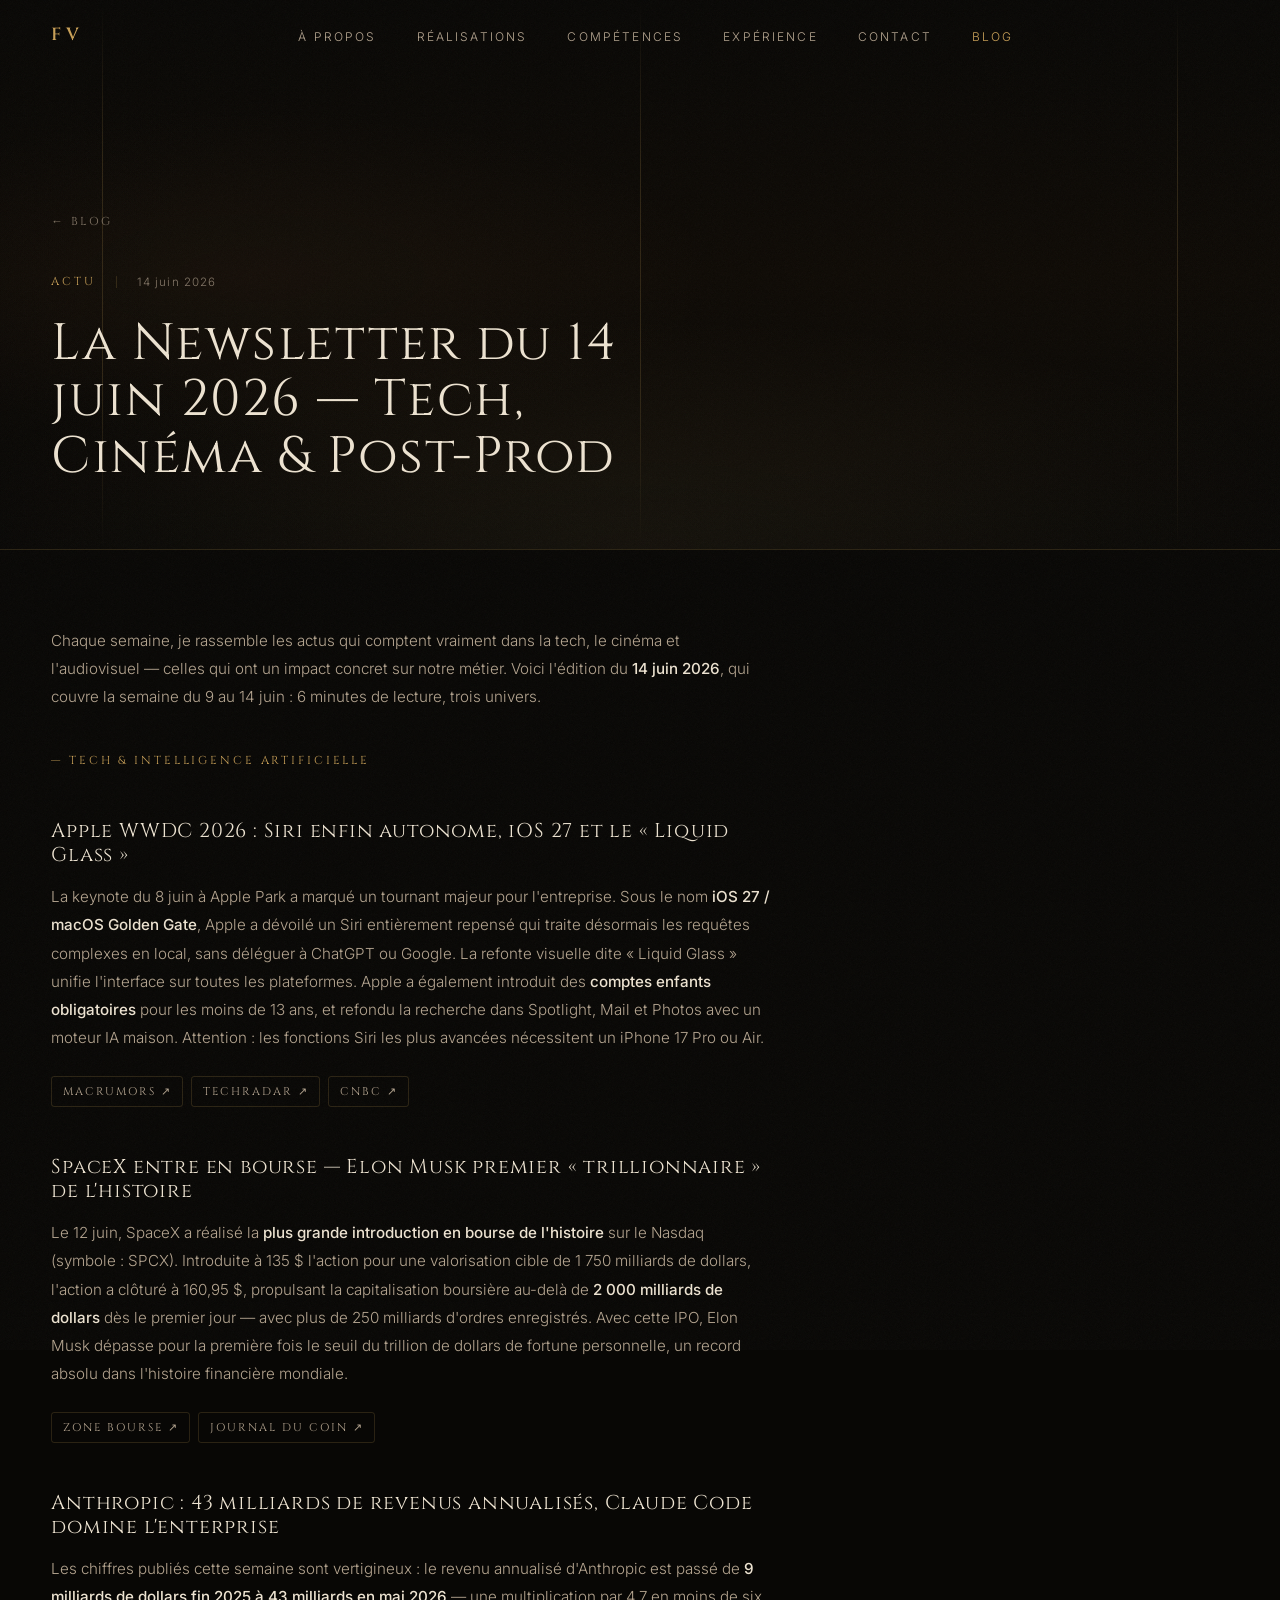
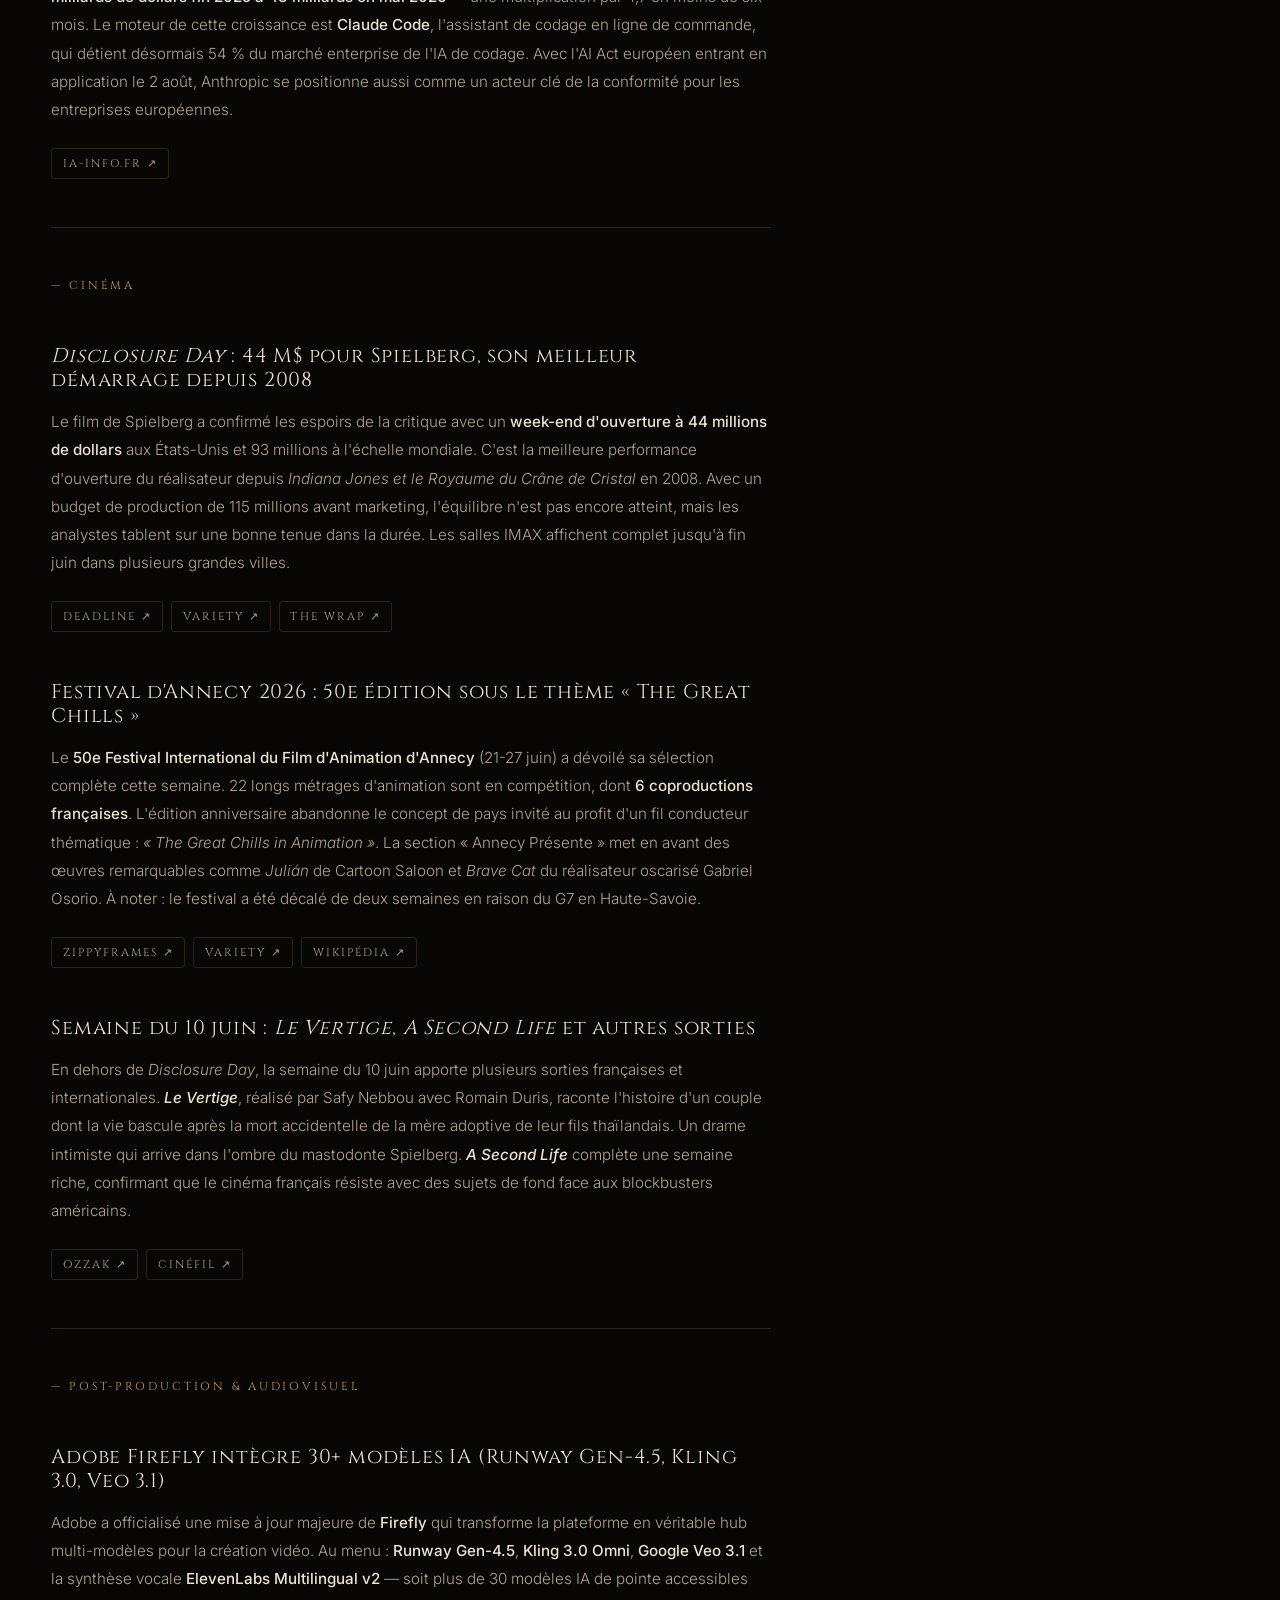
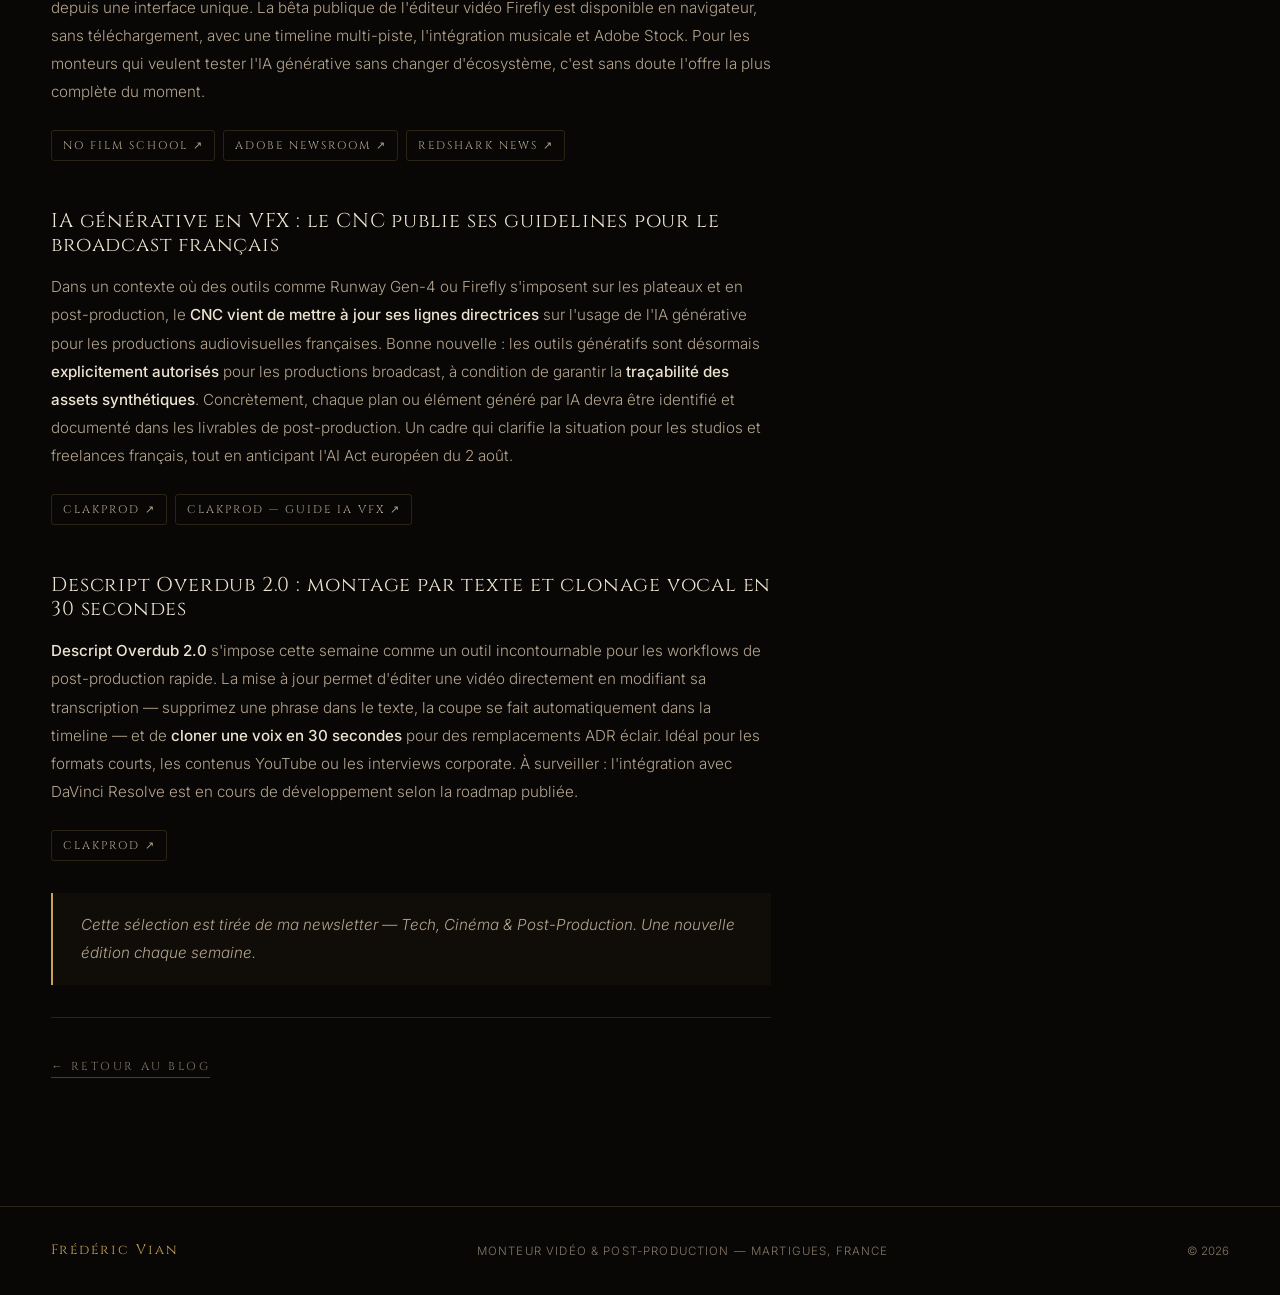
<file: articles/newsletter-2026-06-14.html>
<!DOCTYPE html>
<html lang="fr">
<head>
  <meta charset="UTF-8" />
  <meta name="viewport" content="width=device-width, initial-scale=1.0" />
  <title>La Newsletter du 14 juin 2026 — Tech, Cinéma & Post-Prod · Frédéric Vian</title>
  <meta name="description" content="La sélection de la semaine : Apple WWDC 2026 et le nouveau Siri, l'IPO record de SpaceX, Disclosure Day et le Festival d'Annecy, Adobe Firefly et 30+ modèles IA." />
  <meta name="author" content="Frédéric Vian" />
  <meta name="theme-color" content="#080705" />
  <link rel="icon" type="image/svg+xml" href="../favicon.svg" />

  <link rel="preconnect" href="https://fonts.googleapis.com" />
  <link rel="preconnect" href="https://fonts.gstatic.com" crossorigin />
  <link href="https://fonts.googleapis.com/css2?family=Cinzel:wght@400;500;600;700&family=Inter:wght@300;400;500&display=swap" rel="stylesheet" />
  <link rel="stylesheet" href="../style.css" />
</head>
<body>

  <div class="grain" aria-hidden="true"></div>

  <!-- NAV -->
  <nav id="nav">
    <a href="../index.html" class="nav-logo">FV</a>
    <ul class="nav-links" id="navLinks">
      <li><a href="../index.html#about">À propos</a></li>
      <li><a href="../index.html#work">Réalisations</a></li>
      <li><a href="../index.html#skills">Compétences</a></li>
      <li><a href="../index.html#exp">Expérience</a></li>
      <li><a href="../index.html#contact">Contact</a></li>
      <li><a href="../blog.html" class="nav-link--active">Blog</a></li>
    </ul>
    <div class="nav-actions">
      <button class="nav-burger" id="navBurger" aria-label="Menu" aria-expanded="false" aria-controls="navLinks">
        <span></span><span></span><span></span>
      </button>
    </div>
  </nav>

  <!-- EN-TÊTE ARTICLE -->
  <header class="article-hero">
    <div class="hero-bg" aria-hidden="true">
      <div class="hero-vignette"></div>
      <div class="hero-lines" aria-hidden="true">
        <span></span><span></span><span></span>
      </div>
    </div>
    <div class="container">
      <a href="../blog.html" class="article-back">← Blog</a>
      <div class="article-meta">
        <span class="article-cat">Actu</span>
        <span class="article-sep"></span>
        <span class="article-date">14 juin 2026</span>
      </div>
      <h1 class="article-title">La Newsletter du 14 juin 2026 — Tech, Cinéma &amp; Post-Prod</h1>
    </div>
  </header>

  <!-- CORPS -->
  <section class="article-content">
    <div class="container">
      <div class="article-body">

        <p>Chaque semaine, je rassemble les actus qui comptent vraiment dans la tech, le cinéma et l'audiovisuel — celles qui ont un impact concret sur notre métier. Voici l'édition du <strong>14 juin 2026</strong>, qui couvre la semaine du 9 au 14 juin : 6 minutes de lecture, trois univers.</p>

        <h3>— Tech &amp; Intelligence Artificielle</h3>

        <h2>Apple WWDC 2026 : Siri enfin autonome, iOS 27 et le « Liquid Glass »</h2>
        <p>La keynote du 8 juin à Apple Park a marqué un tournant majeur pour l'entreprise. Sous le nom <strong>iOS 27 / macOS Golden Gate</strong>, Apple a dévoilé un Siri entièrement repensé qui traite désormais les requêtes complexes en local, sans déléguer à ChatGPT ou Google. La refonte visuelle dite « Liquid Glass » unifie l'interface sur toutes les plateformes. Apple a également introduit des <strong>comptes enfants obligatoires</strong> pour les moins de 13 ans, et refondu la recherche dans Spotlight, Mail et Photos avec un moteur IA maison. Attention : les fonctions Siri les plus avancées nécessitent un iPhone 17 Pro ou Air.</p>
        <div class="article-sources">
          <a href="https://www.macrumors.com/2026/06/08/wwdc-2026-recap/" target="_blank" rel="noopener">MacRumors ↗</a>
          <a href="https://www.techradar.com/news/live/apple-wwdc-2026-live" target="_blank" rel="noopener">TechRadar ↗</a>
          <a href="https://www.cnbc.com/2026/06/08/apple-wwdc-2026-live-updates.html" target="_blank" rel="noopener">CNBC ↗</a>
        </div>

        <h2>SpaceX entre en bourse — Elon Musk premier « trillionnaire » de l'histoire</h2>
        <p>Le 12 juin, SpaceX a réalisé la <strong>plus grande introduction en bourse de l'histoire</strong> sur le Nasdaq (symbole : SPCX). Introduite à 135 $ l'action pour une valorisation cible de 1 750 milliards de dollars, l'action a clôturé à 160,95 $, propulsant la capitalisation boursière au-delà de <strong>2 000 milliards de dollars</strong> dès le premier jour — avec plus de 250 milliards d'ordres enregistrés. Avec cette IPO, Elon Musk dépasse pour la première fois le seuil du trillion de dollars de fortune personnelle, un record absolu dans l'histoire financière mondiale.</p>
        <div class="article-sources">
          <a href="https://www.zonebourse.com/actualite-bourse/spacex-decolle-de-12-lors-d-une-ipo-record-sous-haute-surveillance-ce7f5cd9da8dff23" target="_blank" rel="noopener">Zone Bourse ↗</a>
          <a href="https://journalducoin.com/economie/spacex-ipo-spcx-entre-bourse-elon-musk-premier-trillionnaire-histoire/" target="_blank" rel="noopener">Journal du Coin ↗</a>
        </div>

        <h2>Anthropic : 43 milliards de revenus annualisés, Claude Code domine l'enterprise</h2>
        <p>Les chiffres publiés cette semaine sont vertigineux : le revenu annualisé d'Anthropic est passé de <strong>9 milliards de dollars fin 2025 à 43 milliards en mai 2026</strong> — une multiplication par 4,7 en moins de six mois. Le moteur de cette croissance est <strong>Claude Code</strong>, l'assistant de codage en ligne de commande, qui détient désormais 54 % du marché enterprise de l'IA de codage. Avec l'AI Act européen entrant en application le 2 août, Anthropic se positionne aussi comme un acteur clé de la conformité pour les entreprises européennes.</p>
        <div class="article-sources">
          <a href="https://www.ia-info.fr/09-juin-2026-ce-qu-il-faut-retenir-sur-l-intelligence-artificielle.html" target="_blank" rel="noopener">ia-info.fr ↗</a>
        </div>

        <hr class="article-hr" />

        <h3>— Cinéma</h3>

        <h2><em>Disclosure Day</em> : 44 M$ pour Spielberg, son meilleur démarrage depuis 2008</h2>
        <p>Le film de Spielberg a confirmé les espoirs de la critique avec un <strong>week-end d'ouverture à 44 millions de dollars</strong> aux États-Unis et 93 millions à l'échelle mondiale. C'est la meilleure performance d'ouverture du réalisateur depuis <em>Indiana Jones et le Royaume du Crâne de Cristal</em> en 2008. Avec un budget de production de 115 millions avant marketing, l'équilibre n'est pas encore atteint, mais les analystes tablent sur une bonne tenue dans la durée. Les salles IMAX affichent complet jusqu'à fin juin dans plusieurs grandes villes.</p>
        <div class="article-sources">
          <a href="https://deadline.com/2026/06/box-office-disclosure-day-1236954426/" target="_blank" rel="noopener">Deadline ↗</a>
          <a href="https://variety.com/2026/film/box-office/box-office-disclosure-day-previews-steven-spielberg-1236779679/" target="_blank" rel="noopener">Variety ↗</a>
          <a href="https://www.thewrap.com/creative-content/movies/disclosure-day-saturday-box-office/" target="_blank" rel="noopener">The Wrap ↗</a>
        </div>

        <h2>Festival d'Annecy 2026 : 50e édition sous le thème « The Great Chills »</h2>
        <p>Le <strong>50e Festival International du Film d'Animation d'Annecy</strong> (21-27 juin) a dévoilé sa sélection complète cette semaine. 22 longs métrages d'animation sont en compétition, dont <strong>6 coproductions françaises</strong>. L'édition anniversaire abandonne le concept de pays invité au profit d'un fil conducteur thématique : <em>« The Great Chills in Animation »</em>. La section « Annecy Présente » met en avant des œuvres remarquables comme <em>Julián</em> de Cartoon Saloon et <em>Brave Cat</em> du réalisateur oscarisé Gabriel Osorio. À noter : le festival a été décalé de deux semaines en raison du G7 en Haute-Savoie.</p>
        <div class="article-sources">
          <a href="https://www.zippyframes.com/festivals/animation-features-for-annecy-festival-2026" target="_blank" rel="noopener">ZippyFrames ↗</a>
          <a href="https://variety.com/2026/film/global/annecy-2026-lineup-laika-youtube-ai-mk2-annecy-institute-1236731664/" target="_blank" rel="noopener">Variety ↗</a>
          <a href="https://fr.wikipedia.org/wiki/Festival_international_du_film_d'animation_d'Annecy_2026" target="_blank" rel="noopener">Wikipédia ↗</a>
        </div>

        <h2>Semaine du 10 juin : <em>Le Vertige</em>, <em>A Second Life</em> et autres sorties</h2>
        <p>En dehors de <em>Disclosure Day</em>, la semaine du 10 juin apporte plusieurs sorties françaises et internationales. <strong><em>Le Vertige</em></strong>, réalisé par Safy Nebbou avec Romain Duris, raconte l'histoire d'un couple dont la vie bascule après la mort accidentelle de la mère adoptive de leur fils thaïlandais. Un drame intimiste qui arrive dans l'ombre du mastodonte Spielberg. <strong><em>A Second Life</em></strong> complète une semaine riche, confirmant que le cinéma français résiste avec des sujets de fond face aux blockbusters américains.</p>
        <div class="article-sources">
          <a href="https://ozzak.fr/actu/hot-news/sorties-cinema-france-du-10-juin-2026" target="_blank" rel="noopener">Ozzak ↗</a>
          <a href="https://www.cinefil.com/sorties-cinema-de-la-semaine" target="_blank" rel="noopener">Cinéfil ↗</a>
        </div>

        <hr class="article-hr" />

        <h3>— Post-Production &amp; Audiovisuel</h3>

        <h2>Adobe Firefly intègre 30+ modèles IA (Runway Gen-4.5, Kling 3.0, Veo 3.1)</h2>
        <p>Adobe a officialisé une mise à jour majeure de <strong>Firefly</strong> qui transforme la plateforme en véritable hub multi-modèles pour la création vidéo. Au menu : <strong>Runway Gen-4.5</strong>, <strong>Kling 3.0 Omni</strong>, <strong>Google Veo 3.1</strong> et la synthèse vocale <strong>ElevenLabs Multilingual v2</strong> — soit plus de 30 modèles IA de pointe accessibles depuis une interface unique. La bêta publique de l'éditeur vidéo Firefly est disponible en navigateur, sans téléchargement, avec une timeline multi-piste, l'intégration musicale et Adobe Stock. Pour les monteurs qui veulent tester l'IA générative sans changer d'écosystème, c'est sans doute l'offre la plus complète du moment.</p>
        <div class="article-sources">
          <a href="https://nofilmschool.com/adobe-runway-partnership" target="_blank" rel="noopener">No Film School ↗</a>
          <a href="https://news.adobe.com/news/2026/04/adobe-new-creative-agent" target="_blank" rel="noopener">Adobe Newsroom ↗</a>
          <a href="https://www.redsharknews.com/adobe-runway-ai-video-firefly-gen-4-5" target="_blank" rel="noopener">RedShark News ↗</a>
        </div>

        <h2>IA générative en VFX : le CNC publie ses guidelines pour le broadcast français</h2>
        <p>Dans un contexte où des outils comme Runway Gen-4 ou Firefly s'imposent sur les plateaux et en post-production, le <strong>CNC vient de mettre à jour ses lignes directrices</strong> sur l'usage de l'IA générative pour les productions audiovisuelles françaises. Bonne nouvelle : les outils génératifs sont désormais <strong>explicitement autorisés</strong> pour les productions broadcast, à condition de garantir la <strong>traçabilité des assets synthétiques</strong>. Concrètement, chaque plan ou élément généré par IA devra être identifié et documenté dans les livrables de post-production. Un cadre qui clarifie la situation pour les studios et freelances français, tout en anticipant l'AI Act européen du 2 août.</p>
        <div class="article-sources">
          <a href="https://www.clakprod.com/blog/production-audiovisuelle-14/guide-ia-post-prod-2026-accelerez-workflows-sans-perte-qualite-broadcast-2691" target="_blank" rel="noopener">ClakProd ↗</a>
          <a href="https://www.clakprod.com/blog/production-audiovisuelle-14/guide-2026-integrer-l-ia-en-vfx-sans-perte-de-qualite-ni-couts-1144" target="_blank" rel="noopener">ClakProd — Guide IA VFX ↗</a>
        </div>

        <h2>Descript Overdub 2.0 : montage par texte et clonage vocal en 30 secondes</h2>
        <p><strong>Descript Overdub 2.0</strong> s'impose cette semaine comme un outil incontournable pour les workflows de post-production rapide. La mise à jour permet d'éditer une vidéo directement en modifiant sa transcription — supprimez une phrase dans le texte, la coupe se fait automatiquement dans la timeline — et de <strong>cloner une voix en 30 secondes</strong> pour des remplacements ADR éclair. Idéal pour les formats courts, les contenus YouTube ou les interviews corporate. À surveiller : l'intégration avec DaVinci Resolve est en cours de développement selon la roadmap publiée.</p>
        <div class="article-sources">
          <a href="https://www.clakprod.com/blog/production-audiovisuelle-14/guide-2026-integrer-l-ia-en-production-av-optimisez-workflows-sans-perte-creatives-2459" target="_blank" rel="noopener">ClakProd ↗</a>
        </div>

        <blockquote>
          <p>Cette sélection est tirée de ma newsletter — Tech, Cinéma &amp; Post-Production. Une nouvelle édition chaque semaine.</p>
        </blockquote>

        <div class="article-footer-nav">
          <a href="../blog.html">← Retour au blog</a>
        </div>

      </div>
    </div>
  </section>

  <!-- FOOTER -->
  <footer id="footer">
    <div class="container footer-inner">
      <span class="footer-name">Frédéric Vian</span>
      <span class="footer-copy">Monteur Vidéo &amp; Post-Production — Martigues, France</span>
      <span class="footer-year">© <span id="year"></span></span>
    </div>
  </footer>

  <script src="../blog.js"></script>
</body>
</html>
</file>
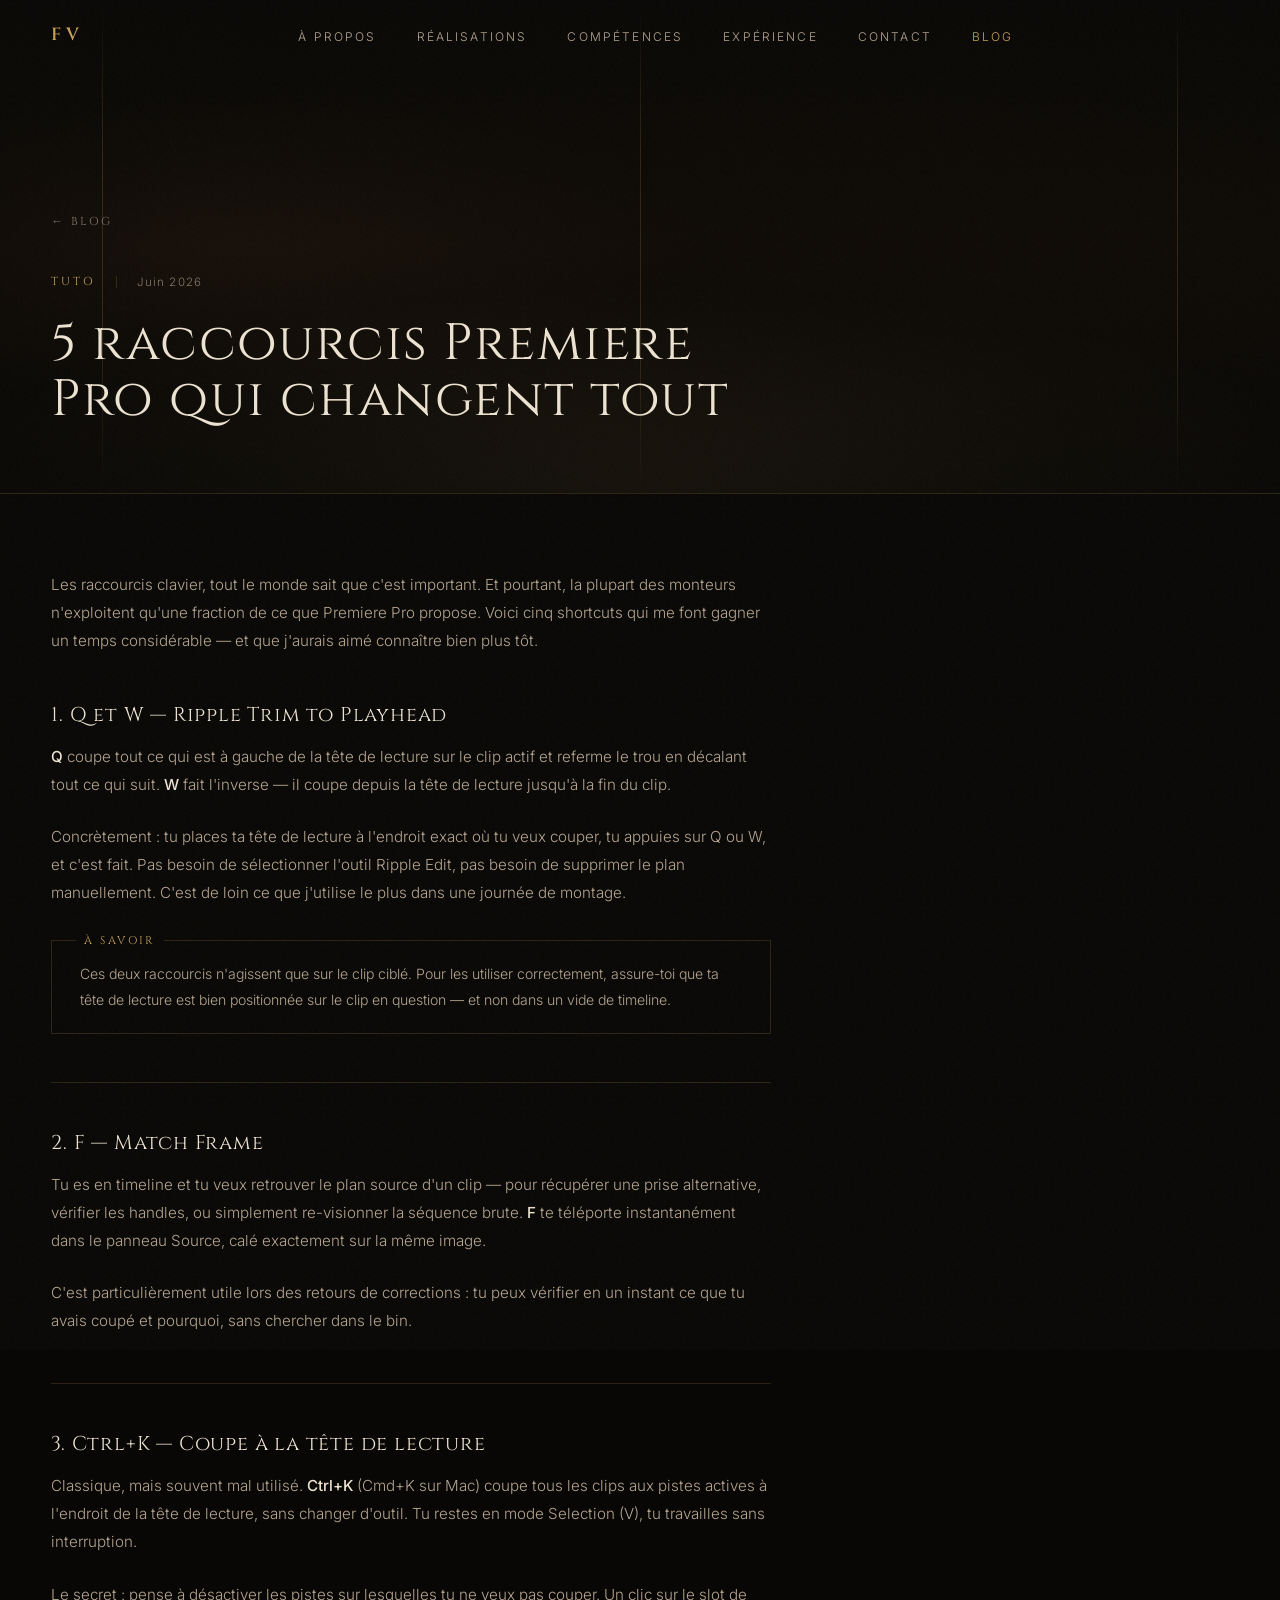
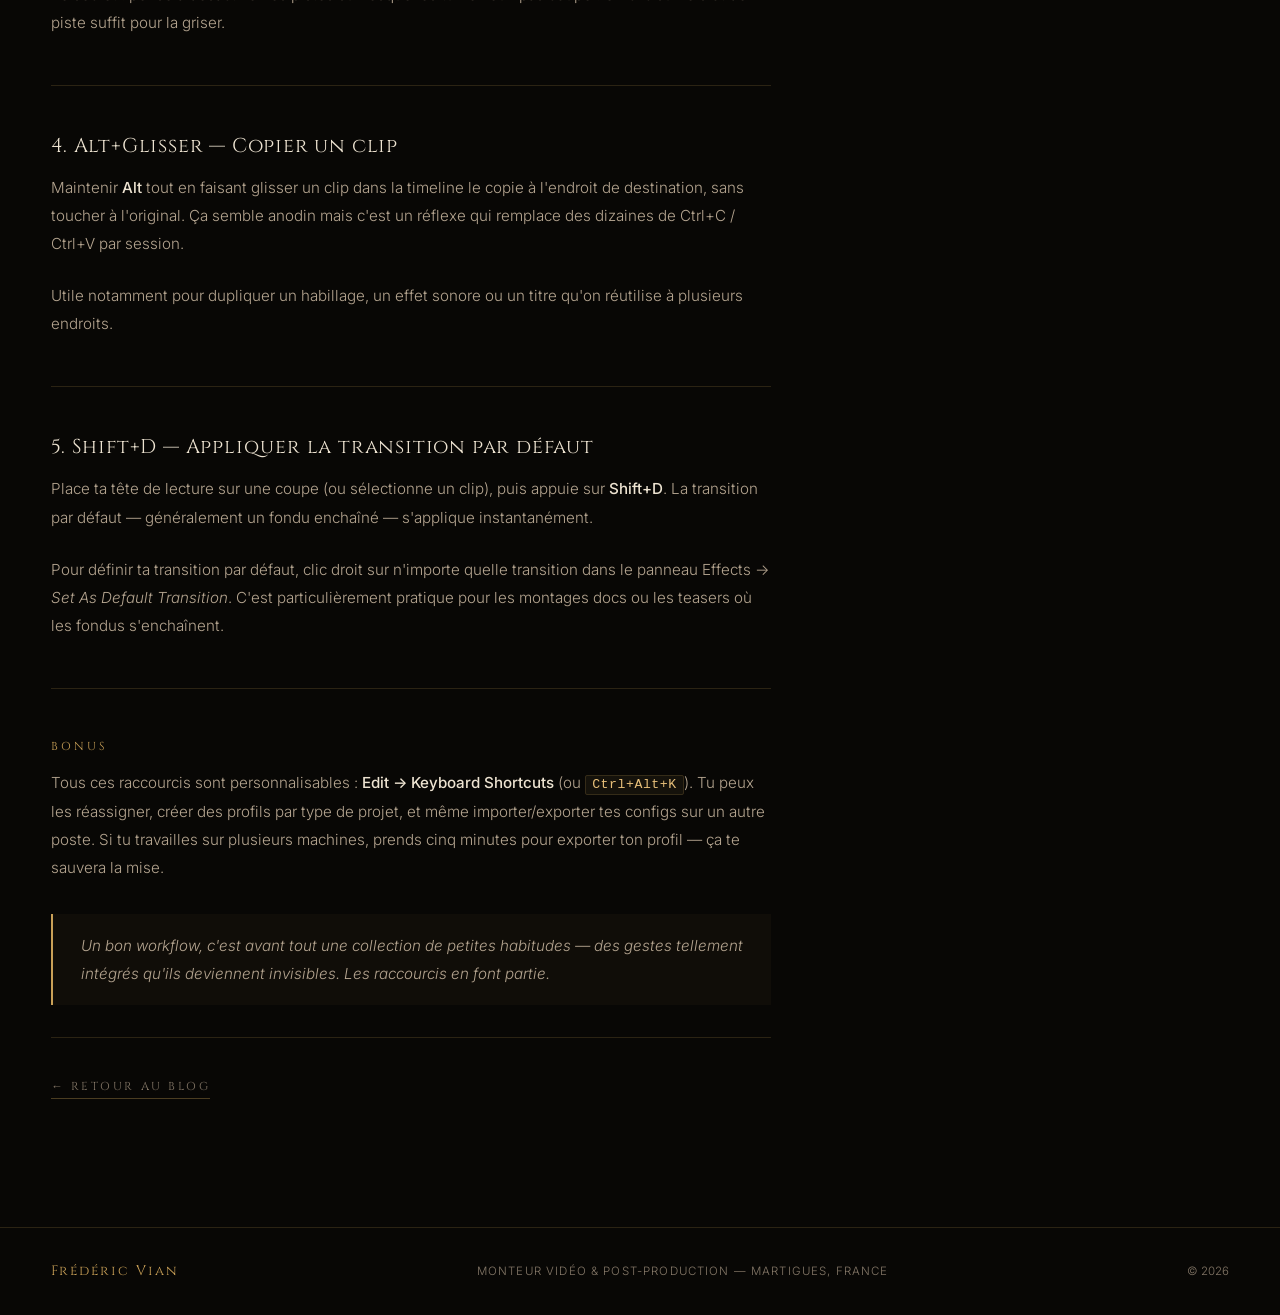
<file: articles/premiere-pro-raccourcis.html>
<!DOCTYPE html>
<html lang="fr">
<head>
  <meta charset="UTF-8" />
  <meta name="viewport" content="width=device-width, initial-scale=1.0" />
  <title>5 raccourcis Premiere Pro qui changent tout · Frédéric Vian</title>
  <meta name="description" content="Ces 5 raccourcis Premiere Pro vont transformer ta façon de travailler au quotidien. Gain de temps garanti." />
  <meta name="author" content="Frédéric Vian" />
  <meta name="theme-color" content="#080705" />
  <link rel="icon" type="image/svg+xml" href="../favicon.svg" />

  <link rel="preconnect" href="https://fonts.googleapis.com" />
  <link rel="preconnect" href="https://fonts.gstatic.com" crossorigin />
  <link href="https://fonts.googleapis.com/css2?family=Cinzel:wght@400;500;600;700&family=Inter:wght@300;400;500&display=swap" rel="stylesheet" />
  <link rel="stylesheet" href="../style.css" />
</head>
<body>

  <div class="grain" aria-hidden="true"></div>

  <!-- NAV -->
  <nav id="nav">
    <a href="../index.html" class="nav-logo">FV</a>
    <ul class="nav-links" id="navLinks">
      <li><a href="../index.html#about">À propos</a></li>
      <li><a href="../index.html#work">Réalisations</a></li>
      <li><a href="../index.html#skills">Compétences</a></li>
      <li><a href="../index.html#exp">Expérience</a></li>
      <li><a href="../index.html#contact">Contact</a></li>
      <li><a href="../blog.html" class="nav-link--active">Blog</a></li>
    </ul>
    <div class="nav-actions">
      <button class="nav-burger" id="navBurger" aria-label="Menu" aria-expanded="false" aria-controls="navLinks">
        <span></span><span></span><span></span>
      </button>
    </div>
  </nav>

  <!-- EN-TÊTE ARTICLE -->
  <header class="article-hero">
    <div class="hero-bg" aria-hidden="true">
      <div class="hero-vignette"></div>
      <div class="hero-lines" aria-hidden="true">
        <span></span><span></span><span></span>
      </div>
    </div>
    <div class="container">
      <a href="../blog.html" class="article-back">← Blog</a>
      <div class="article-meta">
        <span class="article-cat">Tuto</span>
        <span class="article-sep"></span>
        <span class="article-date">Juin 2026</span>
      </div>
      <h1 class="article-title">5 raccourcis Premiere Pro qui changent tout</h1>
    </div>
  </header>

  <!-- CORPS -->
  <section class="article-content">
    <div class="container">
      <div class="article-body">

        <p>Les raccourcis clavier, tout le monde sait que c'est important. Et pourtant, la plupart des monteurs n'exploitent qu'une fraction de ce que Premiere Pro propose. Voici cinq shortcuts qui me font gagner un temps considérable — et que j'aurais aimé connaître bien plus tôt.</p>

        <h2>1. Q et W — Ripple Trim to Playhead</h2>
        <p><strong>Q</strong> coupe tout ce qui est à gauche de la tête de lecture sur le clip actif et referme le trou en décalant tout ce qui suit. <strong>W</strong> fait l'inverse — il coupe depuis la tête de lecture jusqu'à la fin du clip.</p>
        <p>Concrètement : tu places ta tête de lecture à l'endroit exact où tu veux couper, tu appuies sur Q ou W, et c'est fait. Pas besoin de sélectionner l'outil Ripple Edit, pas besoin de supprimer le plan manuellement. C'est de loin ce que j'utilise le plus dans une journée de montage.</p>
        <div class="article-tip">
          <p>Ces deux raccourcis n'agissent que sur le clip ciblé. Pour les utiliser correctement, assure-toi que ta tête de lecture est bien positionnée sur le clip en question — et non dans un vide de timeline.</p>
        </div>

        <hr class="article-hr" />

        <h2>2. F — Match Frame</h2>
        <p>Tu es en timeline et tu veux retrouver le plan source d'un clip — pour récupérer une prise alternative, vérifier les handles, ou simplement re-visionner la séquence brute. <strong>F</strong> te téléporte instantanément dans le panneau Source, calé exactement sur la même image.</p>
        <p>C'est particulièrement utile lors des retours de corrections : tu peux vérifier en un instant ce que tu avais coupé et pourquoi, sans chercher dans le bin.</p>

        <hr class="article-hr" />

        <h2>3. Ctrl+K — Coupe à la tête de lecture</h2>
        <p>Classique, mais souvent mal utilisé. <strong>Ctrl+K</strong> (Cmd+K sur Mac) coupe tous les clips aux pistes actives à l'endroit de la tête de lecture, sans changer d'outil. Tu restes en mode Selection (V), tu travailles sans interruption.</p>
        <p>Le secret : pense à désactiver les pistes sur lesquelles tu ne veux pas couper. Un clic sur le slot de piste suffit pour la griser.</p>

        <hr class="article-hr" />

        <h2>4. Alt+Glisser — Copier un clip</h2>
        <p>Maintenir <strong>Alt</strong> tout en faisant glisser un clip dans la timeline le copie à l'endroit de destination, sans toucher à l'original. Ça semble anodin mais c'est un réflexe qui remplace des dizaines de Ctrl+C / Ctrl+V par session.</p>
        <p>Utile notamment pour dupliquer un habillage, un effet sonore ou un titre qu'on réutilise à plusieurs endroits.</p>

        <hr class="article-hr" />

        <h2>5. Shift+D — Appliquer la transition par défaut</h2>
        <p>Place ta tête de lecture sur une coupe (ou sélectionne un clip), puis appuie sur <strong>Shift+D</strong>. La transition par défaut — généralement un fondu enchaîné — s'applique instantanément.</p>
        <p>Pour définir ta transition par défaut, clic droit sur n'importe quelle transition dans le panneau Effects → <em>Set As Default Transition</em>. C'est particulièrement pratique pour les montages docs ou les teasers où les fondus s'enchaînent.</p>

        <hr class="article-hr" />

        <h3>Bonus</h3>
        <p>Tous ces raccourcis sont personnalisables : <strong>Edit → Keyboard Shortcuts</strong> (ou <code>Ctrl+Alt+K</code>). Tu peux les réassigner, créer des profils par type de projet, et même importer/exporter tes configs sur un autre poste. Si tu travailles sur plusieurs machines, prends cinq minutes pour exporter ton profil — ça te sauvera la mise.</p>

        <blockquote>
          <p>Un bon workflow, c'est avant tout une collection de petites habitudes — des gestes tellement intégrés qu'ils deviennent invisibles. Les raccourcis en font partie.</p>
        </blockquote>

        <div class="article-footer-nav">
          <a href="../blog.html">← Retour au blog</a>
        </div>

      </div>
    </div>
  </section>

  <!-- FOOTER -->
  <footer id="footer">
    <div class="container footer-inner">
      <span class="footer-name">Frédéric Vian</span>
      <span class="footer-copy">Monteur Vidéo &amp; Post-Production — Martigues, France</span>
      <span class="footer-year">© <span id="year"></span></span>
    </div>
  </footer>

  <script src="../blog.js"></script>
</body>
</html>
</file>
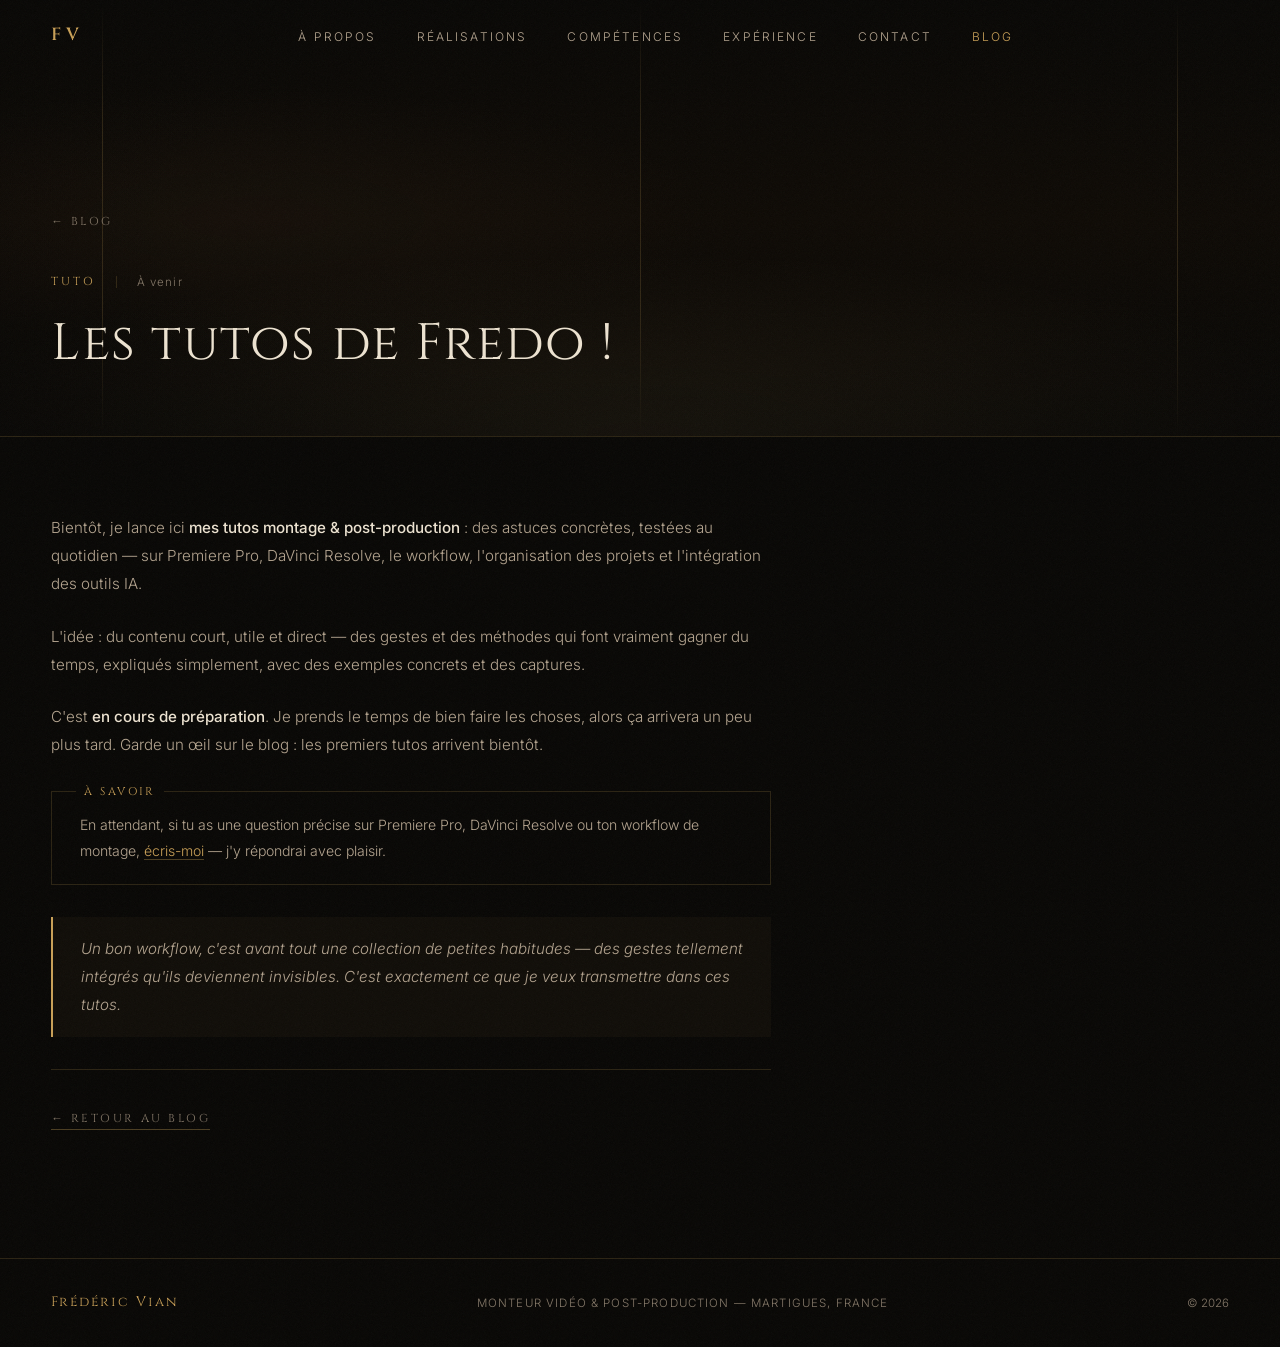
<file: articles/tutos-de-fredo.html>
<!DOCTYPE html>
<html lang="fr">
<head>
  <meta charset="UTF-8" />
  <meta name="viewport" content="width=device-width, initial-scale=1.0" />
  <title>Les tutos de Fredo · Frédéric Vian</title>
  <meta name="description" content="Les tutos de Fredo — astuces montage & post-production (Premiere Pro, DaVinci Resolve, workflow, IA). Rubrique en préparation, bientôt en ligne." />
  <meta name="author" content="Frédéric Vian" />
  <meta name="theme-color" content="#080705" />
  <link rel="icon" type="image/svg+xml" href="../favicon.svg" />

  <link rel="preconnect" href="https://fonts.googleapis.com" />
  <link rel="preconnect" href="https://fonts.gstatic.com" crossorigin />
  <link href="https://fonts.googleapis.com/css2?family=Cinzel:wght@400;500;600;700&family=Inter:wght@300;400;500&display=swap" rel="stylesheet" />
  <link rel="stylesheet" href="../style.css" />
</head>
<body>

  <div class="grain" aria-hidden="true"></div>

  <!-- NAV -->
  <nav id="nav">
    <a href="../index.html" class="nav-logo">FV</a>
    <ul class="nav-links" id="navLinks">
      <li><a href="../index.html#about">À propos</a></li>
      <li><a href="../index.html#work">Réalisations</a></li>
      <li><a href="../index.html#skills">Compétences</a></li>
      <li><a href="../index.html#exp">Expérience</a></li>
      <li><a href="../index.html#contact">Contact</a></li>
      <li><a href="../blog.html" class="nav-link--active">Blog</a></li>
    </ul>
    <div class="nav-actions">
      <button class="nav-burger" id="navBurger" aria-label="Menu" aria-expanded="false" aria-controls="navLinks">
        <span></span><span></span><span></span>
      </button>
    </div>
  </nav>

  <!-- EN-TÊTE ARTICLE -->
  <header class="article-hero">
    <div class="hero-bg" aria-hidden="true">
      <div class="hero-vignette"></div>
      <div class="hero-lines" aria-hidden="true">
        <span></span><span></span><span></span>
      </div>
    </div>
    <div class="container">
      <a href="../blog.html" class="article-back">← Blog</a>
      <div class="article-meta">
        <span class="article-cat">Tuto</span>
        <span class="article-sep"></span>
        <span class="article-date">À venir</span>
      </div>
      <h1 class="article-title">Les tutos de Fredo !</h1>
    </div>
  </header>

  <!-- CORPS -->
  <section class="article-content">
    <div class="container">
      <div class="article-body">

        <p>Bientôt, je lance ici <strong>mes tutos montage &amp; post-production</strong> : des astuces concrètes, testées au quotidien — sur Premiere Pro, DaVinci Resolve, le workflow, l'organisation des projets et l'intégration des outils IA.</p>

        <p>L'idée : du contenu court, utile et direct — des gestes et des méthodes qui font vraiment gagner du temps, expliqués simplement, avec des exemples concrets et des captures.</p>

        <p>C'est <strong>en cours de préparation</strong>. Je prends le temps de bien faire les choses, alors ça arrivera un peu plus tard. Garde un œil sur le blog : les premiers tutos arrivent bientôt.</p>

        <div class="article-tip">
          <p>En attendant, si tu as une question précise sur Premiere Pro, DaVinci Resolve ou ton workflow de montage, <a href="../index.html#contact">écris-moi</a> — j'y répondrai avec plaisir.</p>
        </div>

        <blockquote>
          <p>Un bon workflow, c'est avant tout une collection de petites habitudes — des gestes tellement intégrés qu'ils deviennent invisibles. C'est exactement ce que je veux transmettre dans ces tutos.</p>
        </blockquote>

        <div class="article-footer-nav">
          <a href="../blog.html">← Retour au blog</a>
        </div>

      </div>
    </div>
  </section>

  <!-- FOOTER -->
  <footer id="footer">
    <div class="container footer-inner">
      <span class="footer-name">Frédéric Vian</span>
      <span class="footer-copy">Monteur Vidéo &amp; Post-Production — Martigues, France</span>
      <span class="footer-year">© <span id="year"></span></span>
    </div>
  </footer>

  <script src="../blog.js"></script>
</body>
</html>
</file>
<file: style.css>
/* ============================================================
   DESIGN SYSTEM — Dune-inspired
   ============================================================ */
:root {
  --bg:        #080705;
  --bg-2:      #0e0c09;
  --bg-3:      #151209;
  --gold:      #c9a057;
  --gold-light:#e8c07a;
  --gold-dim:  #9a7838;
  --cream:     #ede3d1;
  --cream-2:   #b5a590;
  --cream-3:   #857868;
  --border:    rgba(201,160,87,.18);
  --border-2:  rgba(237,227,209,.08);
  --font-head: 'Cinzel', Georgia, serif;
  --font-body: 'Inter', system-ui, sans-serif;
  --ease:      cubic-bezier(.16,1,.3,1);
  --trans:     .6s var(--ease);
}

/* ============================================================
   RESET & BASE
   ============================================================ */
*, *::before, *::after { box-sizing: border-box; margin: 0; padding: 0; }

html {
  scroll-behavior: smooth;
  font-size: 16px;
}

body {
  background: var(--bg);
  color: var(--cream);
  font-family: var(--font-body);
  font-weight: 300;
  line-height: 1.75;
  overflow-x: hidden;
}

img { display: block; max-width: 100%; }
a   { color: inherit; text-decoration: none; }
ul  { list-style: none; }

/* ============================================================
   GRAIN OVERLAY
   ============================================================ */
.grain {
  position: fixed;
  inset: -50%;
  width: 200%;
  height: 200%;
  background-image: url("data:image/svg+xml,%3Csvg viewBox='0 0 512 512' xmlns='http://www.w3.org/2000/svg'%3E%3Cfilter id='n'%3E%3CfeTurbulence type='fractalNoise' baseFrequency='0.75' numOctaves='4' stitchTiles='stitch'/%3E%3C/filter%3E%3Crect width='100%25' height='100%25' filter='url(%23n)'/%3E%3C/svg%3E");
  background-size: 200px 200px;
  opacity: .04;
  pointer-events: none;
  z-index: 1000;
  animation: grain 0.4s steps(1) infinite;
}
@keyframes grain {
  0%,100% { transform: translate(0,0); }
  10%      { transform: translate(-2%,-3%); }
  20%      { transform: translate(3%,2%); }
  30%      { transform: translate(-1%,4%); }
  40%      { transform: translate(4%,-1%); }
  50%      { transform: translate(-3%,3%); }
  60%      { transform: translate(2%,-4%); }
  70%      { transform: translate(-4%,1%); }
  80%      { transform: translate(1%,-2%); }
  90%      { transform: translate(-2%,4%); }
}

/* ============================================================
   CONTAINER
   ============================================================ */
.container {
  width: min(1200px, 92vw);
  margin-inline: auto;
}

/* ============================================================
   NAV
   ============================================================ */
#nav {
  position: fixed;
  top: 0; left: 0; right: 0;
  z-index: 900;
  display: flex;
  align-items: center;
  justify-content: space-between;
  padding: 1.25rem clamp(1.5rem, 4vw, 3.5rem);
  transition: background var(--trans), backdrop-filter var(--trans);
}
#nav.scrolled {
  background: rgba(8,7,5,.85);
  backdrop-filter: blur(12px);
  border-bottom: 1px solid var(--border);
}

.nav-logo {
  font-family: var(--font-head);
  font-size: 1.1rem;
  letter-spacing: .25em;
  color: var(--gold);
  font-weight: 600;
}

.nav-links {
  display: flex;
  gap: 2.5rem;
  position: relative;
}
.nav-links a {
  font-size: .75rem;
  letter-spacing: .18em;
  text-transform: uppercase;
  color: var(--cream-2);
  transition: color .3s;
  position: relative;
}
.nav-links a::after {
  content: '';
  position: absolute;
  bottom: -3px; left: 0;
  width: 0; height: 1px;
  background: var(--gold);
  transition: width .35s var(--ease);
}
.nav-links a:hover        { color: var(--cream); }
.nav-links a:hover::after { width: 100%; }

/* Lien Blog mis en avant — encadré doré rempli */
.nav-links a.nav-cta {
  color: var(--bg);
  background: var(--gold);
  padding: .4rem .8rem;
  border-radius: 3px;
  font-weight: 600;
  transition: background .3s;
}
.nav-links a.nav-cta:hover        { color: var(--bg); background: var(--gold-light); }
.nav-links a.nav-cta::after       { display: none; }

/* Indicateur glissant (trait blanc) sous la section active — desktop */
.nav-underline {
  position: absolute;
  bottom: -3px; left: 0;
  height: 1px; width: 0;
  background: var(--cream);
  opacity: 0;
  pointer-events: none;
  transform: translateX(0);
  transition: transform .4s var(--ease), width .4s var(--ease), opacity .3s;
}
/* L'indicateur unique remplace le soulignement doré par lien en desktop */
@media (min-width: 901px) {
  .nav-links a:not(.nav-cta)::after { display: none; }
}

.lang-toggle {
  background: none;
  border: 1px solid var(--border);
  color: var(--cream-2);
  font-family: var(--font-head);
  font-size: .7rem;
  letter-spacing: .2em;
  padding: .35rem .7rem;
  cursor: pointer;
  transition: border-color .3s, color .3s;
}
.lang-toggle:hover {
  border-color: var(--gold);
  color: var(--gold);
}

.nav-actions {
  display: flex;
  align-items: center;
  gap: 1rem;
}

/* Burger (mobile uniquement) */
.nav-burger {
  display: none;
  flex-direction: column;
  justify-content: center;
  gap: 5px;
  width: 34px;
  height: 34px;
  padding: 6px;
  background: none;
  border: none;
  cursor: pointer;
  z-index: 901;
}
.nav-burger span {
  display: block;
  width: 100%;
  height: 1.5px;
  background: var(--cream);
  transition: transform .3s var(--ease), opacity .3s;
}
.nav-burger[aria-expanded="true"] span:nth-child(1) { transform: translateY(6.5px) rotate(45deg); }
.nav-burger[aria-expanded="true"] span:nth-child(2) { opacity: 0; }
.nav-burger[aria-expanded="true"] span:nth-child(3) { transform: translateY(-6.5px) rotate(-45deg); }

/* ============================================================
   HERO
   ============================================================ */
#hero {
  position: relative;
  height: 100svh;
  min-height: 600px;
  display: flex;
  align-items: center;
  justify-content: center;
  overflow: hidden;
}

.hero-bg {
  position: absolute;
  inset: 0;
  background:
    radial-gradient(ellipse 80% 60% at 50% 100%, rgba(201,160,87,.08) 0%, transparent 70%),
    radial-gradient(ellipse 60% 50% at 20% 50%, rgba(139,94,60,.06) 0%, transparent 60%),
    linear-gradient(180deg, #080705 0%, #0e0a05 50%, #080705 100%);
}

/* Fond vidéo showreel — couvre tout le hero, teinté pour coller à la charte */
.hero-video {
  position: absolute;
  inset: 0;
  width: 100%;
  height: 100%;
  object-fit: cover;
  filter: saturate(.8) brightness(.72) contrast(1.02);
}

/* Voile sombre pour garantir la lisibilité du titre par-dessus la vidéo */
.hero-overlay {
  position: absolute;
  inset: 0;
  background: linear-gradient(180deg,
    rgba(8,7,5,.55) 0%,
    rgba(8,7,5,.35) 42%,
    rgba(8,7,5,.78) 100%);
}

.hero-vignette {
  position: absolute;
  inset: 0;
  background: radial-gradient(ellipse 90% 90% at 50% 50%, transparent 40%, rgba(8,7,5,.7) 100%);
}

.hero-lines {
  position: absolute;
  inset: 0;
  display: flex;
  justify-content: space-between;
  padding: 0 8vw;
}
.hero-lines span {
  width: 1px;
  height: 100%;
  background: linear-gradient(180deg, transparent 0%, var(--border) 30%, var(--border) 70%, transparent 100%);
}

.hero-content {
  position: relative;
  text-align: center;
  z-index: 1;
  padding: 0 1rem;
  animation: heroIn 1.4s var(--ease) both;
}
@keyframes heroIn {
  from { opacity: 0; transform: translateY(24px); }
  to   { opacity: 1; transform: translateY(0); }
}

.hero-eyebrow {
  font-size: clamp(.72rem, 1.2vw, .8rem);
  letter-spacing: .3em;
  text-transform: uppercase;
  color: var(--gold);
  margin-bottom: 1.5rem;
}

.hero-title {
  font-family: var(--font-head);
  font-size: clamp(4rem, 12vw, 10rem);
  font-weight: 400;
  line-height: .95;
  letter-spacing: .04em;
  color: var(--cream);
  margin-bottom: 2rem;
}
.hero-name-accent {
  color: var(--gold);
  display: block;
}

.hero-tagline {
  font-size: clamp(.85rem, 1.4vw, 1rem);
  letter-spacing: .12em;
  color: var(--cream-2);
  margin-bottom: 3rem;
  font-style: italic;
}

.hero-cta {
  display: inline-block;
  border: 1px solid var(--gold);
  color: var(--gold);
  font-family: var(--font-head);
  font-size: .75rem;
  letter-spacing: .25em;
  text-transform: uppercase;
  padding: .9rem 2.5rem;
  transition: background .35s, color .35s;
}
.hero-cta:hover {
  background: var(--gold);
  color: var(--bg);
}

.hero-scroll {
  position: absolute;
  bottom: 2.5rem;
  left: 50%;
  transform: translateX(-50%);
  display: flex;
  flex-direction: column;
  align-items: center;
}
.hero-scroll-line {
  display: block;
  width: 1px;
  height: 60px;
  background: linear-gradient(180deg, var(--gold) 0%, transparent 100%);
  animation: scrollLine 2s ease-in-out infinite;
}
@keyframes scrollLine {
  0%,100% { opacity: 0; transform: scaleY(0) translateY(-100%); }
  50%      { opacity: 1; transform: scaleY(1) translateY(0); }
}

/* ============================================================
   SECTIONS
   ============================================================ */
.section {
  padding: clamp(5rem, 10vw, 9rem) 0;
}
.section-dark {
  background: var(--bg-2);
}

.section-label {
  font-size: .7rem;
  letter-spacing: .3em;
  text-transform: uppercase;
  color: var(--gold);
  margin-bottom: 1.75rem;
}

.section-title {
  font-family: var(--font-head);
  font-size: clamp(2.2rem, 5vw, 4rem);
  font-weight: 400;
  line-height: 1.08;
  letter-spacing: .03em;
  color: var(--cream);
  margin-bottom: 3rem;
}

/* ============================================================
   ABOUT
   ============================================================ */
.about-grid {
  display: grid;
  grid-template-columns: 1fr 1fr;
  gap: 5rem;
  align-items: center;
}

.about-text p {
  color: var(--cream-2);
  margin-bottom: 1.25rem;
  font-size: .95rem;
  max-width: 52ch;
}

.btn-outline {
  display: inline-block;
  border: 1px solid var(--border);
  color: var(--gold);
  font-size: .75rem;
  letter-spacing: .2em;
  text-transform: uppercase;
  padding: .7rem 1.75rem;
  margin-top: 1rem;
  transition: border-color .3s, background .3s;
}
.btn-outline:hover {
  border-color: var(--gold);
  background: rgba(201,160,87,.06);
}

/* Portrait encadré (filet doré signature) */
.about-visual {
  display: flex;
  justify-content: center;
}
.about-photo {
  position: relative;
  border: 1px solid var(--border);
  padding: .7rem;
  max-width: 430px;
  width: 100%;
}
.about-photo::before {
  content: '';
  position: absolute;
  top: -1px; left: 2rem;
  width: 3rem; height: 1px;
  background: var(--gold);
}
.about-photo img {
  width: 100%;
  height: auto;
  display: block;
}

/* Bande de statistiques, pleine largeur sous la grille */
.about-stats {
  display: grid;
  grid-template-columns: repeat(4, 1fr);
  margin-top: 4.5rem;
  border-top: 1px solid var(--border);
}
.about-stats .about-stat {
  padding: 2.25rem 1.75rem;
  border-right: 1px solid var(--border);
}
.about-stats .about-stat:last-child {
  border-right: none;
}

.about-stat {
  display: flex;
  flex-direction: column;
  gap: .4rem;
}
.about-stat-num {
  font-family: var(--font-head);
  font-size: 3.5rem;
  color: var(--gold);
  line-height: 1;
  letter-spacing: .05em;
}
.about-stat-label {
  font-size: .7rem;
  letter-spacing: .2em;
  text-transform: uppercase;
  color: var(--cream-3);
}

/* ============================================================
   SKILLS
   ============================================================ */
.skills-grid {
  display: grid;
  grid-template-columns: repeat(3, 1fr);
  gap: 3rem;
  border-top: 1px solid var(--border);
  padding-top: 3rem;
}

.skill-category {
  font-family: var(--font-head);
  font-size: .8rem;
  letter-spacing: .2em;
  text-transform: uppercase;
  color: var(--gold);
  margin-bottom: 1.5rem;
  font-weight: 400;
}

.skill-list {
  display: flex;
  flex-direction: column;
  gap: .9rem;
}
.skill-list li {
  display: flex;
  align-items: center;
  gap: .85rem;
  font-size: .9rem;
  color: var(--cream-2);
}
.skill-dot {
  width: 4px; height: 4px;
  border-radius: 50%;
  background: var(--gold);
  flex-shrink: 0;
}

/* ============================================================
   RÉALISATIONS
   ============================================================ */
/* ── À la une (grandes cartes au-dessus des accordéons) ── */
.featured-label {
  font-family: var(--font-head);
  font-size: .72rem;
  letter-spacing: .25em;
  text-transform: uppercase;
  color: var(--gold);
  margin-bottom: 1.25rem;
}
.work-featured {
  display: grid;
  grid-template-columns: repeat(4, 1fr);
  gap: 1rem;
  margin-bottom: 3.5rem;
}
.work-card--featured .work-info h3 {
  font-size: 1.05rem;
}
@media (max-width: 900px) {
  .work-featured { grid-template-columns: repeat(2, 1fr); }
}
@media (max-width: 580px) {
  .work-featured { grid-template-columns: 1fr; }
}

/* ── Liste verticale ── */
.work-list {
  display: flex;
  flex-direction: column;
  gap: 1px;
  border: 1px solid var(--border);
}

/* Ordre d'affichage des accordéons (la liste est en flex-column).
   L'ordre du HTML reste inchangé ; seul l'affichage est réordonné ici.
   ⚠️ Si tu ajoutes un nouveau groupe, donne-lui aussi un `order`. */
.work-group:has(#group-pub)    { order: 1; }
.work-group:has(#group-yt)     { order: 2; }
.work-group:has(#group-rs)     { order: 3; }
.work-group:has(#group-clique) { order: 4; }
.work-group:has(#group-clips)  { order: 5; }
.work-group:has(#group-alpha)  { order: 6; }
.work-group:has(#group-cm)     { order: 7; }
.work-group:has(#group-docu)   { order: 8; }
.work-group:has(#group-tf1)    { order: 9; }

.work-group {
  background: var(--bg-2);
}

.work-group-header {
  width: 100%;
  display: flex;
  align-items: center;
  gap: 1.75rem;
  padding: 1.5rem 2rem;
  background: none;
  border: none;
  cursor: pointer;
  text-align: left;
  transition: background .25s;
  border-bottom: 1px solid transparent;
}
.work-group-header:hover {
  background: rgba(201,160,87,.04);
}
.work-group-header[aria-expanded="true"] {
  border-bottom-color: var(--border);
}

.work-group-thumb {
  width: 96px;
  aspect-ratio: 16/9;
  flex-shrink: 0;
  overflow: hidden;
}
.work-group-thumb img {
  width: 100%; height: 100%;
  object-fit: cover;
  filter: brightness(.7) saturate(.6);
  transition: filter .3s;
}
.work-group-header:hover .work-group-thumb img {
  filter: brightness(.9) saturate(.8);
}

.work-group-meta {
  flex: 1;
  display: flex;
  flex-direction: column;
  gap: .35rem;
}
.work-group-meta h3 {
  font-family: var(--font-head);
  font-size: 1.1rem;
  font-weight: 400;
  color: var(--cream);
  letter-spacing: .05em;
}
.work-group-meta p {
  font-size: .8rem;
  color: var(--cream-3);
}

.work-group-chevron {
  flex-shrink: 0;
  color: var(--gold);
  width: 22px; height: 22px;
  transition: transform .35s var(--ease);
}
.work-group-header[aria-expanded="true"] .work-group-chevron {
  transform: rotate(180deg);
}
.work-group-chevron svg {
  width: 100%; height: 100%;
}

.work-channel-link {
  color: var(--gold);
  text-decoration: none;
  border-bottom: 1px solid transparent;
  transition: border-color .25s;
  position: relative;
  z-index: 2; /* passe au-dessus du bouton parent pour capter le clic */
}
.work-channel-link:hover {
  border-bottom-color: var(--gold);
}

/* ── Épisodes (contenu déplié) ── */
.work-group-episodes {
  overflow: hidden;
  max-height: 0;
  transition: max-height .55s var(--ease);
}


.work-grid {
  display: grid;
  grid-template-columns: repeat(4, 1fr);
  padding: 1.5rem;
  gap: 1rem;
}
.work-grid--single {
  grid-template-columns: repeat(2, 1fr);
}
.work-grid--two {
  grid-template-columns: repeat(2, 1fr);
}

/* Label séparateur dans un accordéon (ex. "Vidéos" / "Pages") */
.work-subsection {
  padding: 1rem 1.5rem .25rem;
  font-size: .72rem;
  letter-spacing: .3em;
  text-transform: uppercase;
  color: var(--gold-dim);
}

/* Carte lien externe (pas de modal, ouvre dans un nouvel onglet) */
.work-card--ext {
  display: block;
  text-decoration: none;
}
.work-card--ext .work-ext-icon {
  position: absolute;
  top: 50%; left: 50%;
  transform: translate(-50%,-50%) scale(.8);
  opacity: 0;
  width: 52px; height: 52px;
  background: rgba(201,160,87,.9);
  border-radius: 50%;
  display: flex;
  align-items: center;
  justify-content: center;
  color: var(--bg);
  font-size: 1.3rem;
  transition: opacity .3s, transform .3s var(--ease);
}
.work-card--ext:hover .work-ext-icon {
  opacity: 1;
  transform: translate(-50%,-50%) scale(1);
}
.work-card--ext:hover .work-thumb img {
  transform: scale(1.05);
  filter: brightness(.5) saturate(.4);
}
.work-grid--three {
  grid-template-columns: repeat(3, 1fr);
}
@media (max-width: 900px) {
  .work-grid--three { grid-template-columns: repeat(2, 1fr); }
}
@media (max-width: 580px) {
  .work-grid--single,
  .work-grid--three { grid-template-columns: 1fr; }
}

.work-card {
  cursor: pointer;
  position: relative;
  overflow: hidden;
  background: var(--bg-2);
  border: 1px solid var(--border-2);
  transition: border-color .35s;
}
.work-card:hover {
  border-color: var(--border);
}
.work-card:hover .work-thumb img {
  transform: scale(1.05);
}
.work-card:hover .work-play {
  opacity: 1;
  transform: translate(-50%,-50%) scale(1);
}

.work-thumb {
  position: relative;
  aspect-ratio: 16/9;
  overflow: hidden;
}
.work-thumb img {
  width: 100%; height: 100%;
  object-fit: cover;
  filter: brightness(.7) saturate(.6);
  transition: transform .6s var(--ease), filter .4s;
}
.work-card:hover .work-thumb img {
  filter: brightness(.5) saturate(.4);
}

.work-play {
  position: absolute;
  top: 50%; left: 50%;
  transform: translate(-50%,-50%) scale(.8);
  opacity: 0;
  width: 52px; height: 52px;
  background: rgba(201,160,87,.9);
  border-radius: 50%;
  display: flex;
  align-items: center;
  justify-content: center;
  color: var(--bg);
  transition: opacity .3s, transform .3s var(--ease);
}
.work-play svg { width: 20px; height: 20px; margin-left: 3px; }

.work-info {
  padding: 1.25rem 1.5rem 1.5rem;
}
.work-tag {
  font-size: .72rem;
  letter-spacing: .2em;
  text-transform: uppercase;
  color: var(--gold-dim);
  display: block;
  margin-bottom: .5rem;
}
.work-info h3 {
  font-family: var(--font-head);
  font-size: .95rem;
  font-weight: 400;
  color: var(--cream);
  margin-bottom: .4rem;
  letter-spacing: .04em;
}
.work-info p {
  font-size: .8rem;
  color: var(--cream-3);
  line-height: 1.5;
}

/* ── Crédits (réalisations sans extrait — ex. TF1) ── */
.credits-list {
  border-top: 1px solid var(--border);
}
.credits-list--inset {
  margin: 0;
  padding: 0 1.5rem 1rem;
  border-top: none;
  background: var(--bg);
}
.credit {
  display: flex;
  align-items: center;
  justify-content: space-between;
  gap: 1.5rem;
  padding: 1.25rem .25rem;
  border-bottom: 1px solid var(--border);
}

.credit-thumb {
  width: 96px;
  aspect-ratio: 16/9;
  flex-shrink: 0;
  overflow: hidden;
}
.credit-thumb img {
  width: 100%; height: 100%;
  object-fit: cover;
  filter: brightness(.75) saturate(.6);
  transition: filter .3s;
}
.credit:hover .credit-thumb img {
  filter: brightness(.9) saturate(.8);
}
.credit-thumb--light {
  background: #fff;
}
.credit-thumb--light img {
  filter: none;
  object-fit: contain;
  padding: .35rem;
}
.credit:hover .credit-thumb--light img {
  filter: none;
}
.credit-main {
  display: flex;
  flex-direction: column;
  gap: .4rem;
  flex: 1;
  min-width: 0;
}
.credit-title {
  font-family: var(--font-head);
  font-size: 1.05rem;
  font-weight: 400;
  color: var(--cream);
  letter-spacing: .04em;
  line-height: 1.2;
  white-space: nowrap;
  overflow: hidden;
  text-overflow: ellipsis;
}
.credit-role {
  display: flex;
  align-items: baseline;
  gap: 1.25rem;
  flex-shrink: 0;
  text-align: right;
}
.credit-role-name {
  font-size: .78rem;
  letter-spacing: .14em;
  text-transform: uppercase;
  color: var(--cream-2);
}
.credit-year {
  font-family: var(--font-head);
  font-size: .95rem;
  color: var(--gold);
}

@media (max-width: 580px) {
  .credit { flex-direction: column; align-items: flex-start; gap: .9rem; }
  .credit-role { gap: 1rem; }
}

/* ============================================================
   MODAL
   ============================================================ */
.modal {
  position: fixed;
  inset: 0;
  z-index: 950;
  display: flex;
  align-items: center;
  justify-content: center;
}
.modal[hidden] { display: none; }

.modal-backdrop {
  position: absolute;
  inset: 0;
  background: rgba(8,7,5,.92);
  cursor: pointer;
}

.modal-inner {
  position: relative;
  width: min(900px, 92vw);
  animation: modalIn .4s var(--ease);
}
@keyframes modalIn {
  from { opacity: 0; transform: scale(.95); }
  to   { opacity: 1; transform: scale(1); }
}

.modal-close {
  position: absolute;
  top: -2.5rem; right: 0;
  background: none;
  border: none;
  color: var(--cream-2);
  font-size: 1.1rem;
  cursor: pointer;
  transition: color .2s;
  letter-spacing: .05em;
}
.modal-close:hover { color: var(--gold); }

.modal-video {
  aspect-ratio: 16/9;
  background: #000;
}
.modal-video iframe {
  width: 100%; height: 100%;
}

/* ============================================================
   EXPÉRIENCE / TIMELINE
   ============================================================ */
.timeline {
  position: relative;
  padding-left: 2rem;
  border-left: 1px solid var(--border);
  display: flex;
  flex-direction: column;
  gap: 3.5rem;
}

.timeline-item {
  position: relative;
}

.timeline-dot {
  position: absolute;
  left: calc(-2rem - 5px);
  top: .5rem;
  width: 9px; height: 9px;
  border-radius: 50%;
  background: var(--gold);
  box-shadow: 0 0 0 3px rgba(201,160,87,.15);
}

.timeline-period {
  font-size: .7rem;
  letter-spacing: .25em;
  text-transform: uppercase;
  color: var(--gold);
  display: block;
  margin-bottom: .5rem;
}

.timeline-content h3 {
  font-family: var(--font-head);
  font-size: 1.1rem;
  font-weight: 400;
  color: var(--cream);
  margin-bottom: .6rem;
  letter-spacing: .04em;
}

.timeline-content p {
  font-size: .88rem;
  color: var(--cream-2);
  max-width: 56ch;
  line-height: 1.7;
}

/* ============================================================
   CONTACT
   ============================================================ */
.contact-container {
  max-width: 680px;
}

.contact-sub {
  font-size: 1.05rem;
  color: var(--cream-2);
  margin-bottom: 3rem;
  font-style: italic;
}

/* ── Formulaire ── */
.contact-form {
  display: flex;
  flex-direction: column;
  gap: 1.75rem;
  margin-bottom: 3rem;
}

.form-group {
  display: flex;
  flex-direction: column;
  gap: .6rem;
}

.form-group label {
  font-size: .7rem;
  letter-spacing: .22em;
  text-transform: uppercase;
  color: var(--gold);
}

.form-group input,
.form-group select,
.form-group textarea {
  background: transparent;
  border: none;
  border-bottom: 1px solid var(--border);
  color: var(--cream);
  font-family: var(--font-body);
  font-size: .92rem;
  font-weight: 300;
  padding: .75rem 0;
  outline: none;
  transition: border-color .3s;
  width: 100%;
  -webkit-appearance: none;
  appearance: none;
}

.form-group select {
  background: var(--bg);
  cursor: pointer;
}

.form-group input::placeholder,
.form-group textarea::placeholder {
  color: var(--cream-3);
}

.form-group input:focus,
.form-group select:focus,
.form-group textarea:focus {
  border-bottom-color: var(--gold);
}

.form-group textarea {
  resize: none;
  line-height: 1.7;
}

.form-group select option {
  background: var(--bg-3);
  color: var(--cream);
}

/* select arrow custom */
.form-group select {
  background-image: url("data:image/svg+xml,%3Csvg xmlns='http://www.w3.org/2000/svg' width='12' height='8' viewBox='0 0 12 8'%3E%3Cpath d='M1 1l5 5 5-5' stroke='%23c9a057' stroke-width='1.5' fill='none' stroke-linecap='round'/%3E%3C/svg%3E");
  background-repeat: no-repeat;
  background-position: right 0 center;
  padding-right: 1.5rem;
}

/* ── Pied de formulaire ── */
.form-footer {
  display: flex;
  align-items: center;
  gap: 2rem;
  margin-top: .5rem;
}

.form-submit {
  display: inline-flex;
  align-items: center;
  gap: .75rem;
  background: none;
  border: 1px solid var(--gold);
  color: var(--gold);
  font-family: var(--font-head);
  font-size: .75rem;
  letter-spacing: .25em;
  text-transform: uppercase;
  padding: .9rem 2rem;
  cursor: pointer;
  transition: background .3s, color .3s;
}
.form-submit:hover:not(:disabled) {
  background: var(--gold);
  color: var(--bg);
}
.form-submit:disabled {
  opacity: .5;
  cursor: not-allowed;
}
.form-submit-arrow {
  transition: transform .3s var(--ease);
}
.form-submit:hover:not(:disabled) .form-submit-arrow {
  transform: translateX(4px);
}

.form-notice {
  font-size: .72rem;
  letter-spacing: .12em;
  color: var(--cream-3);
  text-transform: uppercase;
}

/* ── Messages feedback ── */
/* [hidden] doit l'emporter sur display:flex, sinon les messages
   succès/erreur restent affichés en permanence avant toute soumission. */
.form-success[hidden],
.form-error[hidden] { display: none; }

.form-success,
.form-error {
  display: flex;
  align-items: center;
  gap: 1rem;
  padding: 1.25rem 1.5rem;
  border: 1px solid;
  margin-top: .5rem;
  animation: fadeIn .4s ease;
}
.form-success {
  border-color: rgba(201,160,87,.4);
  color: var(--gold-light);
}
.form-error {
  border-color: rgba(180,60,60,.4);
  color: #d99;
}
.form-success-icon {
  font-size: 1.2rem;
}
.form-success p,
.form-error p {
  font-size: .88rem;
  color: inherit;
}
@keyframes fadeIn {
  from { opacity: 0; transform: translateY(6px); }
  to   { opacity: 1; transform: translateY(0); }
}

/* ── LinkedIn en bas ── */
.contact-linkedin {
  border-top: 1px solid var(--border);
  padding-top: 0;
}

.contact-link {
  display: flex;
  justify-content: space-between;
  align-items: center;
  padding: 1.4rem 0;
  border-top: 1px solid var(--border);
  color: var(--cream);
  transition: color .3s;
}
.contact-link:hover {
  color: var(--gold);
}
.contact-link-label {
  font-family: var(--font-head);
  font-size: 1rem;
  letter-spacing: .08em;
}
.contact-link-arrow {
  font-size: 1.2rem;
  transition: transform .3s var(--ease);
}
.contact-link:hover .contact-link-arrow { transform: translateX(6px); }

/* ============================================================
   FOOTER
   ============================================================ */
#footer {
  border-top: 1px solid var(--border);
  padding: 2rem 0;
}
.footer-inner {
  display: flex;
  align-items: center;
  justify-content: space-between;
  flex-wrap: wrap;
  gap: 1rem;
}
.footer-name {
  font-family: var(--font-head);
  font-size: .85rem;
  letter-spacing: .15em;
  color: var(--gold);
}
.footer-copy {
  font-size: .72rem;
  letter-spacing: .1em;
  color: var(--cream-3);
  text-transform: uppercase;
}
.footer-year {
  font-size: .72rem;
  color: var(--cream-3);
}

/* ============================================================
   SCROLL REVEAL
   ============================================================ */
.reveal {
  opacity: 0;
  transform: translateY(28px);
  transition: opacity .8s var(--ease), transform .8s var(--ease);
}
.reveal.visible {
  opacity: 1;
  transform: translateY(0);
}

/* ============================================================
   RESPONSIVE
   ============================================================ */
@media (max-width: 900px) {
  .about-grid       { grid-template-columns: 1fr; gap: 3rem; }
  .skills-grid      { grid-template-columns: 1fr; gap: 2rem; }
  .work-grid        { grid-template-columns: repeat(2,1fr); }

  /* Stats en 2×2 sur petit écran */
  .about-stats { grid-template-columns: repeat(2, 1fr); }
  .about-stats .about-stat:nth-child(2) { border-right: none; }
  .about-stats .about-stat:nth-child(1),
  .about-stats .about-stat:nth-child(2) { border-bottom: 1px solid var(--border); }
  .about-photo { max-width: 360px; }

  .nav-burger { display: flex; }

  /* Drawer latéral */
  .nav-links {
    position: fixed;
    top: 0; right: 0; bottom: 0;
    width: min(78vw, 320px);
    flex-direction: column;
    justify-content: center;
    gap: 2rem;
    padding: 2rem 2.5rem;
    background: rgba(8,7,5,.97);
    backdrop-filter: blur(14px);
    border-left: 1px solid var(--border);
    transform: translateX(100%);
    transition: transform .45s var(--ease);
  }
  .nav-links.is-open { transform: translateX(0); }
  .nav-links a { font-size: .9rem; }
}

/* ============================================================
   PREFERS-REDUCED-MOTION
   ============================================================ */
@media (prefers-reduced-motion: reduce) {
  *, *::before, *::after {
    animation-duration: .001ms !important;
    animation-iteration-count: 1 !important;
    transition-duration: .001ms !important;
    scroll-behavior: auto !important;
  }
  .grain { display: none; }
  .reveal { opacity: 1 !important; transform: none !important; }
}

@media (max-width: 580px) {
  .work-grid { grid-template-columns: 1fr; }
  .footer-inner { flex-direction: column; text-align: center; }
}

/* ============================================================
   NAV — lien actif (Blog)
   ============================================================ */
.nav-links a.nav-link--active {
  color: var(--gold);
}
.nav-links a.nav-link--active::after {
  width: 100%;
}

/* ============================================================
   BLOG — Page liste
   ============================================================ */
.blog-hero {
  position: relative;
  padding: clamp(8rem, 16vw, 13rem) 0 clamp(4rem, 8vw, 6rem);
  overflow: hidden;
}
.blog-hero > .container {
  position: relative;
  z-index: 1;
}
.blog-hero-sub {
  font-size: clamp(.8rem, 1.4vw, .95rem);
  letter-spacing: .1em;
  color: var(--cream-2);
  font-style: italic;
  margin-top: -1.5rem;
}

.blog-section {
  padding: clamp(3rem, 6vw, 5rem) 0 clamp(5rem, 10vw, 9rem);
}

.blog-filter {
  display: flex;
  gap: .6rem;
  margin-bottom: 3rem;
  flex-wrap: wrap;
}
.blog-filter-btn {
  background: none;
  border: 1px solid var(--border);
  color: var(--cream-2);
  font-family: var(--font-head);
  font-size: .72rem;
  letter-spacing: .22em;
  text-transform: uppercase;
  padding: .42rem 1.15rem;
  cursor: pointer;
  transition: border-color .25s, color .25s, background .25s;
}
.blog-filter-btn:hover {
  border-color: var(--gold-dim);
  color: var(--cream);
}
.blog-filter-btn.active {
  border-color: var(--gold);
  color: var(--gold);
  background: rgba(201,160,87,.06);
}

.blog-grid {
  display: grid;
  grid-template-columns: repeat(2, 1fr);
  gap: 1.25rem;
}
@media (max-width: 700px) {
  .blog-grid { grid-template-columns: 1fr; }
}

.blog-card {
  border: 1px solid var(--border-2);
  background: var(--bg-2);
  display: flex;
  flex-direction: column;
  gap: 1rem;
  padding: 2rem 2rem 1.75rem;
  text-decoration: none;
  color: inherit;
  transition: border-color .3s;
}
.blog-card:hover { border-color: var(--border); }

.blog-card-top {
  display: flex;
  justify-content: space-between;
  align-items: center;
}
.blog-card-cat {
  font-family: var(--font-head);
  font-size: .72rem;
  letter-spacing: .25em;
  text-transform: uppercase;
  color: var(--gold);
}
.blog-card-date {
  font-size: .72rem;
  letter-spacing: .1em;
  color: var(--cream-3);
}
.blog-card-title {
  font-family: var(--font-head);
  font-size: 1.1rem;
  font-weight: 400;
  color: var(--cream);
  letter-spacing: .04em;
  line-height: 1.3;
}
.blog-card-excerpt {
  font-size: .87rem;
  color: var(--cream-2);
  line-height: 1.7;
  flex: 1;
}
.blog-card-link {
  font-family: var(--font-head);
  font-size: .72rem;
  letter-spacing: .2em;
  text-transform: uppercase;
  color: var(--gold-dim);
  display: inline-flex;
  align-items: center;
  gap: .5rem;
  transition: color .25s, gap .3s var(--ease);
  margin-top: .25rem;
}
.blog-card:hover .blog-card-link {
  color: var(--gold);
  gap: .85rem;
}

/* ============================================================
   ARTICLE — Page individuelle
   ============================================================ */
.article-hero {
  position: relative;
  padding: clamp(8rem, 16vw, 13rem) 0 clamp(3rem, 5vw, 4rem);
  overflow: hidden;
}
.article-hero > .container {
  position: relative;
  z-index: 1;
}

.article-back {
  display: inline-flex;
  align-items: center;
  gap: .5rem;
  font-family: var(--font-head);
  font-size: .72rem;
  letter-spacing: .22em;
  text-transform: uppercase;
  color: var(--cream-3);
  transition: color .25s;
  margin-bottom: 2.5rem;
}
.article-back:hover { color: var(--gold); }

.article-meta {
  display: flex;
  align-items: center;
  gap: 1.25rem;
  margin-bottom: 1.5rem;
}
.article-cat {
  font-family: var(--font-head);
  font-size: .72rem;
  letter-spacing: .25em;
  text-transform: uppercase;
  color: var(--gold);
}
.article-sep {
  width: 1px;
  height: 12px;
  background: var(--border);
  display: inline-block;
}
.article-date {
  font-size: .72rem;
  letter-spacing: .1em;
  color: var(--cream-3);
}
.article-title {
  font-family: var(--font-head);
  font-size: clamp(2rem, 5vw, 3.2rem);
  font-weight: 400;
  color: var(--cream);
  line-height: 1.1;
  letter-spacing: .03em;
  max-width: 22ch;
}

.article-content {
  padding: clamp(3rem, 6vw, 5rem) 0 clamp(5rem, 10vw, 9rem);
  border-top: 1px solid var(--border);
}
.article-body {
  max-width: 72ch;
}
.article-body p {
  font-size: .95rem;
  color: var(--cream-2);
  line-height: 1.85;
  margin-bottom: 1.5rem;
}
.article-body h2 {
  font-family: var(--font-head);
  font-size: 1.25rem;
  font-weight: 400;
  color: var(--cream);
  letter-spacing: .04em;
  margin: 3rem 0 1rem;
  line-height: 1.2;
}
.article-body h3 {
  font-family: var(--font-head);
  font-size: .72rem;
  font-weight: 400;
  letter-spacing: .25em;
  text-transform: uppercase;
  color: var(--gold);
  margin: 2.5rem 0 .75rem;
}
.article-body ul {
  display: flex;
  flex-direction: column;
  gap: .85rem;
  margin-bottom: 1.75rem;
}
.article-body ul li {
  display: flex;
  gap: 1rem;
  align-items: flex-start;
  font-size: .92rem;
  color: var(--cream-2);
  line-height: 1.7;
}
.article-body ul li::before {
  content: '';
  width: 4px;
  height: 4px;
  border-radius: 50%;
  background: var(--gold);
  flex-shrink: 0;
  margin-top: .65em;
}
.article-body strong { color: var(--cream); font-weight: 500; }
.article-body code {
  font-family: 'Courier New', monospace;
  background: rgba(201,160,87,.07);
  border: 1px solid var(--border);
  color: var(--gold-light);
  padding: .1em .45em;
  font-size: .87em;
  border-radius: 2px;
  letter-spacing: .04em;
}
.article-body blockquote {
  border-left: 2px solid var(--gold);
  padding: 1.1rem 1.75rem;
  margin: 2rem 0;
  background: rgba(201,160,87,.04);
}
.article-body blockquote p { font-style: italic; margin-bottom: 0; }

.article-tip {
  border: 1px solid var(--border);
  padding: 1.25rem 1.75rem;
  margin: 2rem 0;
  position: relative;
}
.article-tip::before {
  content: 'À savoir';
  position: absolute;
  top: 0;
  left: 1.5rem;
  font-family: var(--font-head);
  font-size: .7rem;
  letter-spacing: .22em;
  text-transform: uppercase;
  color: var(--gold);
  background: var(--bg);
  padding: 0 .5rem;
  transform: translateY(-50%);
}
.article-tip p { margin-bottom: 0 !important; font-size: .88rem !important; }

/* Liens dans le corps d'article */
.article-body a {
  color: var(--gold);
  border-bottom: 1px solid rgba(201,160,87,.35);
  transition: color .2s, border-color .2s;
}
.article-body a:hover { color: var(--gold-light); border-color: var(--gold-light); }

/* Chips « source » (newsletter / actu) */
.article-sources {
  display: flex;
  flex-wrap: wrap;
  gap: .5rem;
  margin: 1rem 0 0;
}
.article-sources a {
  font-family: var(--font-head);
  font-size: .7rem;
  letter-spacing: .18em;
  text-transform: uppercase;
  color: var(--cream-2);
  border: 1px solid var(--border);
  border-radius: 3px;
  padding: .3rem .65rem;
}
.article-sources a:hover { color: var(--gold); border-color: var(--gold); }

.article-hr {
  border: none;
  border-top: 1px solid var(--border);
  margin: 3rem 0;
}

.article-footer-nav {
  border-top: 1px solid var(--border);
  padding-top: 2rem;
  margin-top: 1rem;
}
.article-footer-nav a {
  font-family: var(--font-head);
  font-size: .72rem;
  letter-spacing: .22em;
  text-transform: uppercase;
  color: var(--cream-3);
  display: inline-flex;
  align-items: center;
  gap: .5rem;
  transition: color .25s;
}
.article-footer-nav a:hover { color: var(--gold); }
</file>
